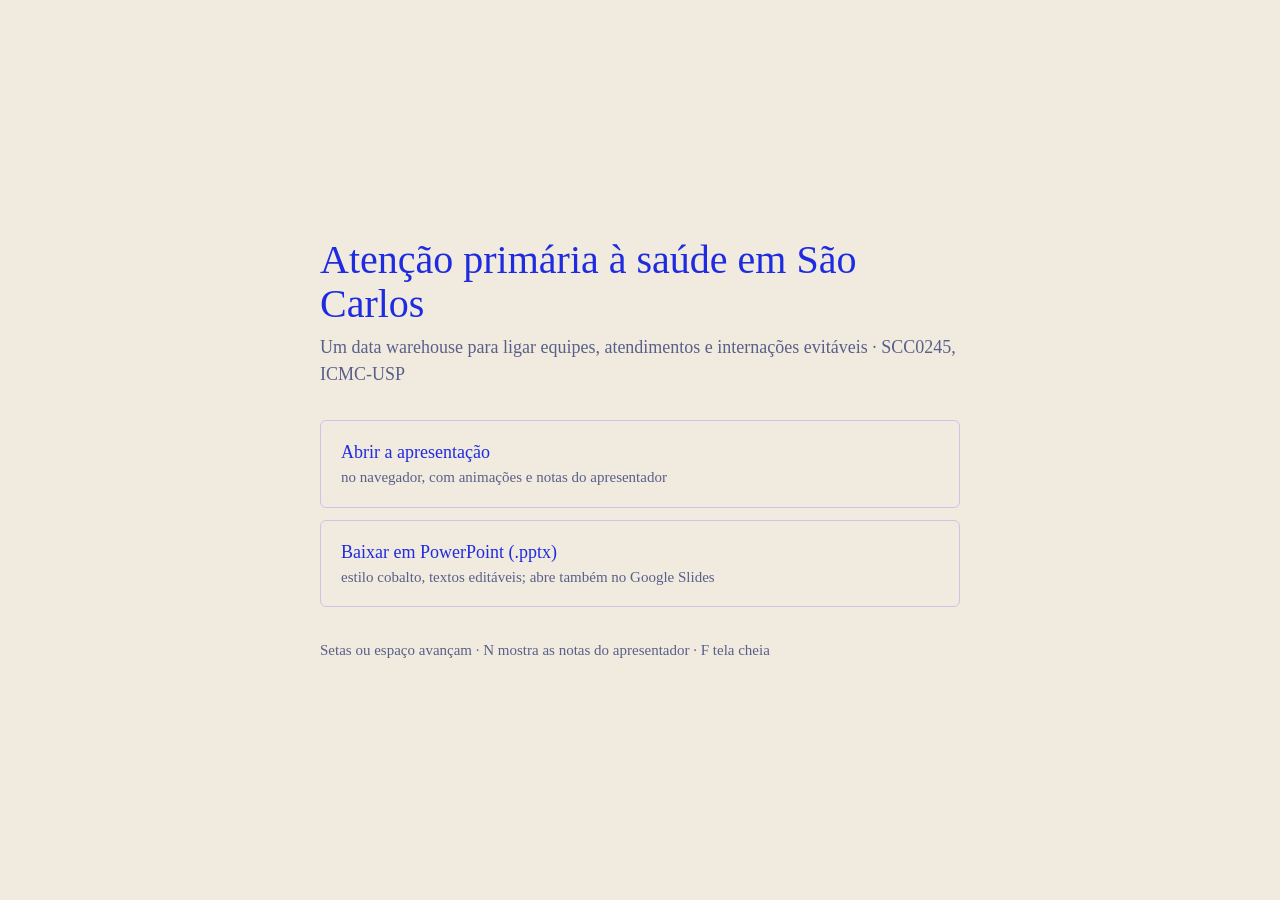
<file: apresentacao/site/index.html>
<!doctype html>
<html lang="pt-BR">
<head>
<meta charset="utf-8">
<meta name="viewport" content="width=device-width, initial-scale=1">
<title>Atenção Primária em São Carlos – SCC0245</title>
<style>
  :root { --bg: #F0EBDE; --ink: #1F2BE0; --mute: #5a5f8a; --line: #c9c4e8; }
  @media (prefers-color-scheme: dark) { :root { --bg: #0b1d1c; --ink: #5fe0b0; --mute: #9bb8b0; --line: #24423f; } }
  body { margin: 0; min-height: 100vh; background: var(--bg); color: var(--ink);
         font: 18px/1.5 Georgia, "Times New Roman", serif; display: grid; place-items: center; }
  main { max-width: 640px; padding: 48px 16px; }
  h1 { font-size: 40px; line-height: 1.1; margin: 0 0 8px; font-weight: 500; }
  p { color: var(--mute); margin: 0 0 32px; }
  a { display: block; padding: 18px 20px; margin-bottom: 12px; border: 1.5px solid var(--line);
      color: var(--ink); text-decoration: none; border-radius: 6px; }
  a:hover { border-color: var(--ink); }
  a small { display: block; color: var(--mute); font-size: 15px; }
  footer { margin-top: 32px; font-size: 15px; color: var(--mute); }
</style>
</head>
<body>
<main>
  <h1>Atenção primária à saúde em São Carlos</h1>
  <p>Um data warehouse para ligar equipes, atendimentos e internações evitáveis · SCC0245, ICMC-USP</p>
  <a href="apresentacao_cobalto.html">Abrir a apresentação<small>no navegador, com animações e notas do apresentador</small></a>
  <a href="apresentacao_cobalto.pptx" download>Baixar em PowerPoint (.pptx)<small>estilo cobalto, textos editáveis; abre também no Google Slides</small></a>
  <footer>Setas ou espaço avançam · N mostra as notas do apresentador · F tela cheia</footer>
</main>
</body>
</html>
</file>
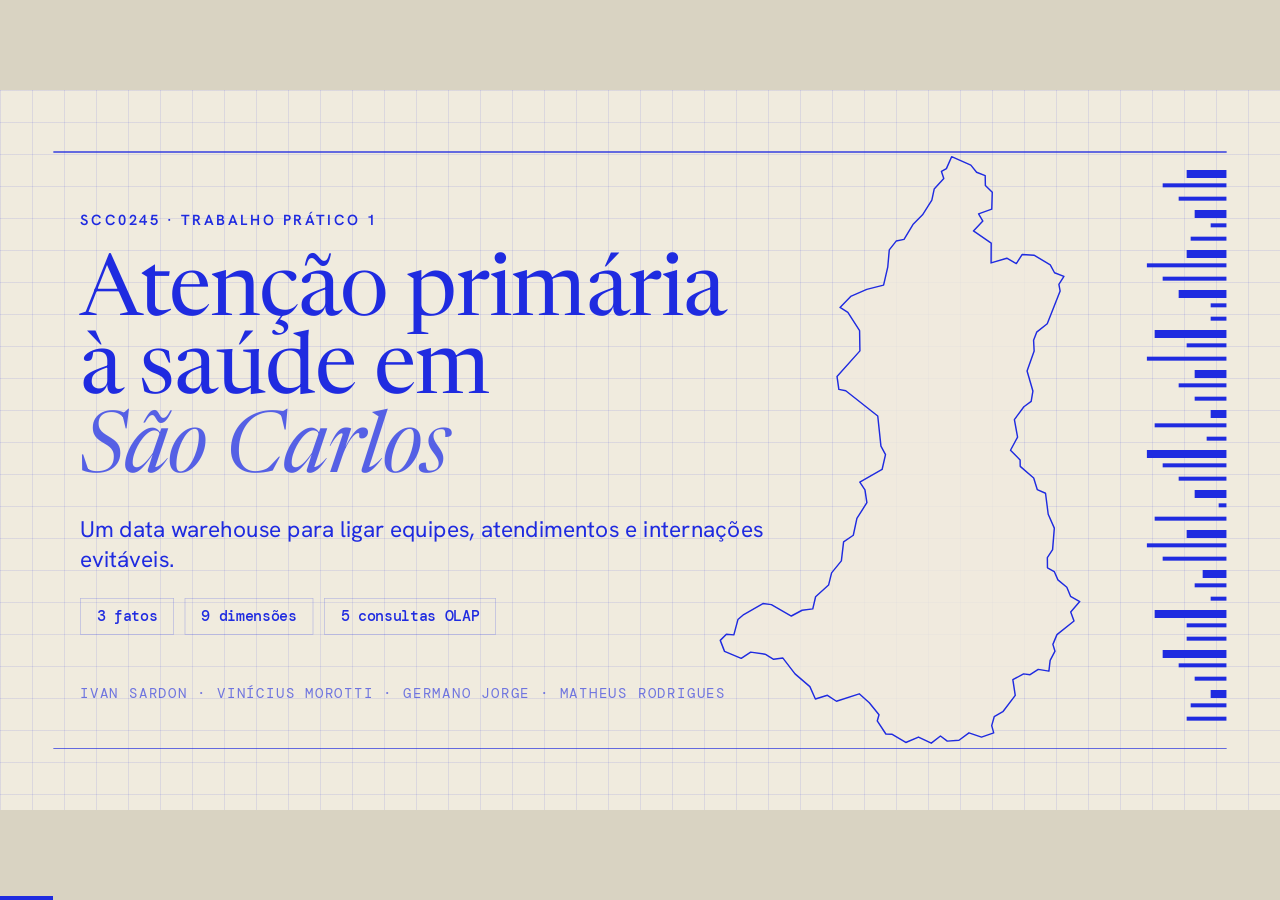
<file: apresentacao/apresentacao_cobalto.html>
<!DOCTYPE html>
<html lang="pt-BR">
<head>
<meta charset="UTF-8">
<meta name="viewport" content="width=device-width, initial-scale=1.0">
<title>Atenção Primária à Saúde em São Carlos – SCC0245</title>
<link rel="preconnect" href="https://fonts.googleapis.com">
<link rel="preconnect" href="https://fonts.gstatic.com" crossorigin>
<link href="https://fonts.googleapis.com/css2?family=Newsreader:ital,opsz,wght@0,6..72,400;0,6..72,500;1,6..72,400&family=Hanken+Grotesk:wght@400;500;600&family=DM+Mono:wght@400;500&display=swap" rel="stylesheet">
<style>
/* ======================= BASE 16:9 (viewport-base.css, obrigatório) ======================= */
/* ===========================================
   FIXED 16:9 STAGE: MANDATORY BASE STYLES
   Include this ENTIRE file in every presentation.
   Slides are authored at 1920×1080 and scaled as a whole.
   =========================================== */

/* 1. Lock the browser viewport */
html,
body {
    width: 100%;
    height: 100%;
    margin: 0;
    overflow: hidden;
    background: var(--stage-bg, #000);
}

/* 2. Full-window deck viewport */
.deck-viewport {
    position: fixed;
    inset: 0;
    overflow: hidden;
    background: var(--stage-bg, #000);
}

/* 3. Fixed 16:9 design canvas.
   JavaScript sets transform: translate(...) scale(...). */
.deck-stage {
    position: absolute;
    left: 0;
    top: 0;
    width: 1920px;
    height: 1080px;
    overflow: hidden;
    transform-origin: 0 0;
    background: var(--slide-bg, #fff);
}

/* 4. Slides stack inside the fixed stage.
   Content must be laid out at 1920×1080, not reflowed per device. */
.slide {
    position: absolute;
    inset: 0;
    width: 1920px;
    height: 1080px;
    overflow: hidden;
    display: block;
    visibility: hidden;
    opacity: 0;
    pointer-events: none;
    background: var(--slide-bg, #fff);
}

.slide.active,
.slide.visible {
    visibility: visible;
    opacity: 1;
    pointer-events: auto;
    z-index: 1;
}

/* 5. Keep media inside authored slide bounds */
img,
video,
canvas,
svg {
    max-width: 100%;
    max-height: 100%;
}

/* 6. Presentation chrome stays outside the slide design system */
.deck-controls {
    position: fixed;
    left: 50%;
    bottom: 22px;
    transform: translateX(-50%);
    z-index: 1000;
}

/* 7. Print one fixed-size slide per page */
@media print {
    html,
    body {
        width: 1920px;
        height: auto;
        overflow: visible;
        background: #fff;
    }

    .deck-viewport {
        position: static;
        overflow: visible;
        background: #fff;
    }

    .deck-stage {
        position: static;
        width: auto;
        height: auto;
        transform: none !important;
        background: none;
    }

    .slide {
        position: relative;
        display: block !important;
        visibility: visible !important;
        opacity: 1 !important;
        pointer-events: auto !important;
        width: 1920px;
        height: 1080px;
        break-after: page;
        page-break-after: always;
    }

    .slide:last-child {
        break-after: auto;
        page-break-after: auto;
    }

    .deck-controls {
        display: none !important;
    }
}

/* 8. Reduced motion */
@media (prefers-reduced-motion: reduce) {
    *,
    *::before,
    *::after {
        animation-duration: 0.01ms !important;
        transition-duration: 0.2s !important;
    }
}

/* ======================= COMPONENTES COMUNS ======================= */
/* ===========================================================
   COMPONENTES COMUNS AOS DOIS TEMAS
   Medidas em px no palco fixo de 1920×1080.
   Cores e fontes vêm das variáveis definidas no arquivo do tema.
   =========================================================== */
* { margin: 0; padding: 0; box-sizing: border-box; }

.slide { color: var(--ink); font-family: var(--fb); background: var(--bg); }
.slide > * { position: absolute; z-index: 1; }
.slide > .deco { inset: 0; z-index: 0; pointer-events: none; }
.ic { width: 64px; height: 64px; stroke-width: 1.6; flex: none; }

/* === CROMO (rótulo da parte, apresentador, página) === */
.cromo { inset: 0; pointer-events: none; z-index: 2; }
.cromo span { position: absolute; font: 400 19px var(--fm); letter-spacing: .1em; text-transform: uppercase; color: var(--mute); }
.cr-l { left: 120px; top: 48px; }
.cr-r { right: 120px; top: 48px; }
.cr-n { right: 120px; bottom: 46px; }
.s-capa .cromo, .s-fim .cromo { display: none; }

/* === TIPOGRAFIA === */
.h-xl, .h-l, .h-m { font-family: var(--fd); font-weight: var(--fdw); letter-spacing: var(--fdls); line-height: .92; }
.h-xl { font-size: 156px; }
.h-l  { font-size: 116px; line-height: .98; }
.h-m  { font-size: 76px; }
.h-xl em, .h-l em, .h-m em { font-style: var(--fdem); color: var(--acc); }
.slide > h2.h-m { left: 120px; top: 120px; width: 1680px; }
.kicker, .lbl, .q-n, .st-n, .dl-t, .hc-t {
  font: var(--lbl-w) 22px var(--lbl-f); letter-spacing: var(--lbl-ls); text-transform: uppercase; color: var(--acc);
}
.lede { font-size: 34px; line-height: 1.35; color: var(--ink-2); }

/* === ANIMAÇÃO DE ENTRADA (.rv + --d) === */
.rv { opacity: 0; transform: translateY(28px);
  transition: opacity .7s ease, transform .9s cubic-bezier(.16, 1, .3, 1);
  transition-delay: calc(var(--d, 0) * .13s); }
.slide.visible .rv { opacity: 1; transform: none; }

/* chips e etiquetas genéricas */
.chips { display: flex; gap: 16px; }
.chip { font: 500 22px var(--fm); padding: 12px 24px; border: 1.5px solid var(--faint); border-radius: var(--pill); }
.chip b { color: var(--acc); font-weight: 500; }
.tags { display: flex; flex-wrap: wrap; gap: 14px; }
.tags span { font: 400 22px var(--fm); padding: 10px 20px; border: 1.5px solid var(--faint); border-radius: var(--pill); }
.tags .ref { border-style: dashed; color: var(--mute); }
.byline { font: 400 21px var(--fm); letter-spacing: .08em; color: var(--mute); text-transform: uppercase; }

/* === MAPA === */
.mapa { width: 100%; height: 100%; display: block; overflow: visible; }
.mun { fill: var(--panel); stroke: var(--acc); stroke-width: 4; stroke-linejoin: round;
  stroke-dasharray: 6000; stroke-dashoffset: 6000; transition: stroke-dashoffset 2.4s cubic-bezier(.6, .1, .2, 1) .2s; }
.slide.visible .mun { stroke-dashoffset: 0; }

/* === 01 CAPA / 26 FIM === */
.capa-txt, .fim-txt { left: 120px; top: 210px; width: 1080px; display: flex; flex-direction: column; gap: 34px; }
.capa-txt .kicker { margin-bottom: 6px; }
.capa-txt .h-xl { font-size: 128px; }
.capa-txt { top: 180px; }
.capa-txt .byline, .fim-txt .byline { margin-top: 40px; }
.capa-mapa { right: 280px; top: 100px; height: 880px; width: 540px; }
.fim-txt { top: 300px; }
.fim-txt .lede { font-size: 52px; }

/* === 02 ROTEIRO === */
.roteiro { left: 120px; right: 120px; top: 290px; display: grid; grid-template-columns: repeat(4, 1fr); gap: 32px; }
.rt { position: relative; height: 470px; padding: 40px; border: 1.5px solid var(--faint); border-radius: var(--radius);
  background: var(--panel); display: flex; flex-direction: column; gap: 22px; }
.rt-n { font: var(--fdw) 110px/1 var(--fd); letter-spacing: var(--fdls); color: var(--acc); }
.rt h3 { font: var(--fdw2) 40px/1.1 var(--fd); letter-spacing: var(--fdls2); }
.rt .rt-p { margin-top: auto; font: 400 21px var(--fm); text-transform: uppercase; letter-spacing: .08em; color: var(--mute); }
.timebar { left: 120px; right: 120px; top: 830px; display: flex; gap: 32px; align-items: center; }
.timebar i { flex: 1; height: 10px; background: var(--acc); border-radius: 5px; transform-origin: left; transform: scaleX(0); transition: transform .8s cubic-bezier(.16,1,.3,1); }
.slide.visible .timebar i { transform: scaleX(1); }
.timebar i:nth-child(2) { transition-delay: .9s; } .timebar i:nth-child(3) { transition-delay: 1.05s; } .timebar i:nth-child(4) { transition-delay: 1.2s; }
.timebar i:nth-child(1) { transition-delay: .75s; }
.timebar span { position: absolute; right: 0; top: 30px; font: 400 22px var(--fm); color: var(--mute); }

/* === 03 FLUXO UBS → INTERNAÇÃO === */
.fluxo { left: 120px; right: 120px; top: 300px; display: grid; grid-template-columns: 420px 1fr 420px; align-items: center; gap: 30px; }
.fluxo.falha { top: 580px; }
.no { height: 220px; padding: 30px 34px; border: 1.5px solid var(--faint); border-radius: var(--radius); background: var(--panel);
  display: flex; flex-direction: column; justify-content: center; gap: 10px; }
.no b { font: var(--fdw2) 40px/1.05 var(--fd); letter-spacing: var(--fdls2); }
.no span { font-size: 26px; color: var(--mute); }
.no.fantasma { visibility: hidden; }
.no.destaque { background: var(--hit-bg); color: var(--hit-fg); border-color: var(--hit-bg); }
.no.destaque span { color: var(--hit-fg); opacity: .75; }
.seta { position: relative; height: 4px; background: var(--acc); }
.seta::after { content: ""; position: absolute; right: -4px; top: -11px; border: 13px solid transparent; border-left: 20px solid var(--acc); border-right: 0; }
.seta span { position: absolute; left: 0; right: 0; top: -54px; text-align: center; font: 400 24px var(--fm); color: var(--ink); }
.seta.ruim { background: repeating-linear-gradient(90deg, var(--hit-bg) 0 18px, transparent 18px 30px); }
.seta.ruim::after { border-left-color: var(--hit-bg); }
.seta.ruim::before { content: ""; position: absolute; left: -30px; top: -282px; width: 4px; height: 284px;
  background: repeating-linear-gradient(180deg, var(--hit-bg) 0 18px, transparent 18px 30px); }
.s-fluxo .tags { left: 120px; right: 120px; top: 880px; }

/* === 04 MAPA DE SÃO CARLOS === */
.stats { left: 1360px; top: 250px; width: 460px; display: flex; flex-direction: column; gap: 60px; }
.stat { display: flex; flex-direction: column; gap: 10px; }
.stat .num { font: var(--fdw) 112px/0.9 var(--fd); letter-spacing: var(--fdls); color: var(--acc); }
.stat .lbl { color: var(--ink); }
.stats .nota { font: 400 19px var(--fm); color: var(--mute); line-height: 1.4; }

/* === 05 PERGUNTA === */
.s-pergunta .kicker { left: 120px; top: 210px; }
.s-pergunta .h-l { left: 120px; top: 270px; width: 1500px; }
.trio { left: 120px; top: 720px; display: flex; gap: 120px; }
.tri { position: relative; display: grid; grid-template-columns: 64px auto; column-gap: 22px; align-items: center; }
.tri .ic { grid-row: span 2; }
.tri b { font: var(--fdw2) 40px/1 var(--fd); letter-spacing: var(--fdls2); }
.tri span { font-size: 24px; color: var(--mute); }
.tri + .tri::before { content: "→"; position: absolute; left: -84px; top: 22px; font: 400 40px var(--fm); color: var(--acc); }

/* === 06 FONTES === */
.fontes { left: 120px; right: 120px; top: 270px; height: 640px; display: grid;
  grid-template-columns: 480px 1fr 280px 110px 420px; align-items: center; }
.fcol { display: flex; flex-direction: column; gap: 26px; }
.fonte { display: grid; grid-template-columns: 64px 1fr; column-gap: 22px; align-items: center; padding: 22px 28px;
  border: 1.5px solid var(--faint); border-radius: var(--radius); background: var(--panel); }
.fonte .ic { grid-row: span 2; }
.fonte b { font: var(--fdw2) 36px/1.05 var(--fd); letter-spacing: var(--fdls2); }
.fonte span { font-size: 22px; color: var(--mute); }
.fcol.aux { grid-column: 5; }
.fcol.aux .fonte { border-style: dashed; }
.fpipe { position: relative; height: 4px; background: var(--acc); margin: 0 24px; display: flex; flex-direction: column; align-items: center; justify-content: center; }
.fpipe::after { content: ""; position: absolute; right: -4px; top: -11px; border: 13px solid transparent; border-left: 20px solid var(--acc); border-right: 0; }
.fpipe span { position: relative; top: -64px; font: 400 21px var(--fm); line-height: 1.5; background: var(--bg); padding: 0 10px; }
.fdw { width: 280px; height: 280px; border-radius: 50%; background: var(--hit-bg); color: var(--hit-fg);
  display: flex; flex-direction: column; align-items: center; justify-content: center; gap: 6px; }
.fdw .ic { width: 72px; height: 72px; }
.fdw b { font: var(--fdw) 56px/1 var(--fd); letter-spacing: var(--fdls); }
.fdw span { font: 400 21px var(--fm); }
.fcol.aux { position: relative; }
.fcol.aux::before { content: ""; position: absolute; left: -110px; width: 110px; height: 4px; top: 50%;
  background: repeating-linear-gradient(90deg, var(--acc) 0 14px, transparent 14px 24px); }

/* === DIVISORES DE PARTE === */
.div-n { left: 110px; top: 130px; font: var(--fdw) 380px/1 var(--fd); letter-spacing: var(--fdls); color: var(--acc); }
.s-divisor .h-l { left: 120px; top: 560px; width: 1400px; }
.div-p { left: 120px; top: 870px; font: 400 26px var(--fm); text-transform: uppercase; letter-spacing: .1em; color: var(--mute); }
.ops { left: 120px; top: 720px; display: flex; gap: 14px; }
.ops span { font: 400 26px var(--fm); padding: 12px 24px; border: 1.5px solid var(--faint); border-radius: var(--pill); }

/* === 08 DATA MARTS (notação de aula) === */
.marts { left: 120px; right: 120px; top: 270px; display: grid; grid-template-columns: repeat(3, 1fr); gap: 44px; }
.mart { display: flex; flex-direction: column; gap: 22px; }
.mart .dem { font-size: 26px; text-align: center; min-height: 72px; }
.mart .box { border: 2px solid var(--acc); border-radius: 40px; background: var(--panel); padding: 40px 40px 46px;
  display: flex; flex-direction: column; gap: 26px; min-height: 400px; }
.mart .box b { text-align: center; font: var(--fdw2) 40px/1 var(--fd); letter-spacing: var(--fdls2); }
.mart .box p { font-size: 30px; line-height: 1.4; }
.mart .box em { font-style: normal; color: var(--acc); font-weight: 600; }

/* === ESQUEMAS ESTRELA === */
.st-head { left: 120px; top: 110px; display: flex; flex-direction: column; gap: 14px; }
.st-svg { left: 120px; top: 215px; width: 1680px; height: 750px; }
.estrela { width: 100%; height: 100%; }
.st-line { stroke: var(--line); stroke-width: 2.5; stroke-dasharray: 900; stroke-dashoffset: 900;
  transition: stroke-dashoffset 1s ease; transition-delay: calc(.4s + var(--i) * .08s); }
.slide.visible .st-line { stroke-dashoffset: 0; }
.st-dim rect { fill: var(--bg); stroke: var(--line); stroke-width: 2; }
.st-fact rect { fill: var(--hit-bg); stroke: var(--hit-bg); }
.st-dname { font: 500 28px var(--fm); fill: var(--acc); text-anchor: middle; }
.st-attr { font: 400 25px var(--fb); fill: var(--ink); text-anchor: middle; opacity: .85; }
.st-fname { font: 500 31px var(--fm); fill: var(--hit-fg); text-anchor: middle; }
.st-meas { font: 400 26px var(--fm); fill: var(--hit-fg); }
.st-tag { opacity: .6; font-size: 20px; }
.st-fk { font-size: 22px; }
.st-pk { font-family: var(--fm); font-size: 22px; fill: var(--acc); opacity: 1; }
.callouts { left: 120px; right: 120px; bottom: 112px; display: flex; flex-wrap: wrap; gap: 14px; }
.co { font: 400 23px var(--fm); padding: 10px 20px; border: 1.5px solid var(--acc); border-radius: var(--pill); color: var(--ink); background: var(--bg); }

/* === 04 REDE DE ATENÇÃO PRIMÁRIA === */
.rede-wrap { left: 120px; top: 290px; width: 1160px; }
.rede { width: 100%; height: auto; overflow: visible; }
.rd { stroke-width: 4; opacity: 0; transition: opacity .3s; transition-delay: calc(.6s + var(--i, 0) * 30ms); }
.slide.visible .rd { opacity: 1; }
.rd.usf { fill: var(--acc); stroke: var(--acc); }
.rd.ubs { fill: var(--panel); stroke: var(--acc); }
.rd.sem { fill: none; stroke: var(--mute); stroke-dasharray: 10 8; }
.rd.leg { transition-delay: .4s; }

/* === 14 CONSTELAÇÃO === */
.passos { left: 120px; bottom: 112px; display: flex; gap: 14px; }
.passos span { font: 400 21px var(--fm); padding: 10px 18px; border: 1.5px solid var(--faint); border-radius: var(--pill); }
.passos b { color: var(--acc); font-weight: 500; margin-right: 6px; }
.const-svg { left: 200px; top: 225px; width: 1520px; height: 707px; }
.constelacao { width: 100%; height: 100%; }
.cs-line { stroke: var(--line); stroke-width: 2.5; stroke-dasharray: 1400; stroke-dashoffset: 1400;
  transition: stroke-dashoffset 1.1s ease; transition-delay: calc(.5s + var(--i) * .06s); }
.slide.visible .cs-line { stroke-dashoffset: 0; }
.cs-dim rect { fill: var(--bg); stroke: var(--line); stroke-width: 2; }
.cs-dim.shared rect { stroke: var(--acc); stroke-width: 5; fill: var(--panel-strong); }
.cs-dim rect.fundo { fill: var(--bg); stroke: none; }
.cs-dim text { font: 500 24px var(--fm); fill: var(--ink); text-anchor: middle; }
.cs-dim.shared text { fill: var(--acc); }
.cs-fact rect { fill: var(--hit-bg); }
.cs-fact text { font: 500 27px var(--fm); fill: var(--hit-fg); text-anchor: middle; }

/* === 15 MATRIZ === */
.matriz { left: 300px; top: 250px; display: grid; grid-template-columns: 420px repeat(3, 330px); grid-auto-rows: 62px; align-items: center; }
.mh { font: 400 23px var(--fm); text-align: center; color: var(--mute); }
.ml { font-size: 30px; padding-left: 24px; height: 100%; display: flex; align-items: center; }
.ml.sh { background: var(--panel-strong); border-left: 6px solid var(--acc); }
.matriz i { justify-self: center; width: 36px; height: 36px; border-radius: 50%; border: 2px solid var(--faint); }
.matriz i.on { background: var(--acc); border-color: var(--acc); transform: scale(0); transition: transform .4s cubic-bezier(.3,1.6,.5,1); transition-delay: calc(.6s + var(--i) * .07s); }
.slide.visible .matriz i.on { transform: scale(1); }
.legenda { left: 300px; top: 905px; display: flex; align-items: center; gap: 16px; font: 400 22px var(--fm); color: var(--mute); }
.lg-sh { width: 42px; height: 28px; background: var(--panel-strong); border-left: 6px solid var(--acc); }

/* === 16 INTEGRAÇÃO === */
.integ { left: 120px; right: 120px; top: 260px; display: flex; flex-direction: column; gap: 22px; }
.ig, .ig-h { display: grid; grid-template-columns: 250px 400px 400px 90px 1fr; align-items: center; gap: 22px; }
.ig-h span { font: 400 20px var(--fm); text-transform: uppercase; letter-spacing: .12em; color: var(--mute); }
.ig { height: 104px; border-bottom: 1.5px solid var(--faint); }
.ig .k { font: var(--fdw2) 40px var(--fd); letter-spacing: var(--fdls2); }
.ig .a { font: 400 28px var(--fm); padding: 14px 22px; border: 1.5px solid var(--faint); border-radius: var(--pill); width: fit-content; }
.ig .a i { font-style: normal; font-size: 18px; color: var(--mute); margin-right: 10px; letter-spacing: .08em; }
.ig .to { font: 400 44px var(--fm); color: var(--acc); text-align: center; }
.ig .dw { font: 500 30px var(--fm); padding: 14px 26px; background: var(--hit-bg); color: var(--hit-fg); border-radius: var(--pill); width: fit-content; }

/* === 17 HIERARQUIAS === */
.hiers { left: 120px; right: 120px; top: 270px; display: grid; grid-template-columns: 1fr 1fr 1.25fr; gap: 50px; }
.hcol { display: flex; flex-direction: column; align-items: flex-start; gap: 12px; padding: 38px; min-height: 600px;
  border: 1.5px solid var(--faint); border-radius: var(--radius); background: var(--panel); }
.hcol b { font: 500 32px var(--fm); padding: 10px 22px; border: 1.5px solid var(--acc); border-radius: var(--pill); }
.hcol b.lo { background: var(--hit-bg); color: var(--hit-fg); border-color: var(--hit-bg); }
.hcol i { font: 400 38px var(--fm); font-style: normal; color: var(--acc); padding-left: 24px; }
.hc-t { margin-bottom: 14px; }
.hc-alt { margin-top: auto; font: 400 20px/1.45 var(--fm); color: var(--mute); }
.code-n { display: flex; gap: 6px; margin-top: 60px; font: 500 76px/1 var(--fm); }
.code-l { display: flex; gap: 6px; font: 400 18px var(--fm); text-transform: uppercase; letter-spacing: .06em; }
.code-n span, .code-l span { display: block; text-align: center; }
.code-n .c1, .code-l .c1 { width: 104px; } .code-n .c2, .code-l .c2 { width: 104px; } .code-n .c3, .code-l .c3 { width: 104px; } .code-n .c4, .code-l .c4 { width: 200px; }
.code-n span { padding: 14px 0; border-bottom: 6px solid var(--acc); }
.code-n .c1 { background: var(--hit-bg); color: var(--hit-fg); border-color: var(--hit-bg); }
.code-n .c2 { background: var(--panel-strong); }
.code-l span { color: var(--mute); padding-top: 12px; }
.hcol.code .hc-alt { margin-top: 70px; }
.hcol.code::after { content: "cod_procedimento ≤ forma ≤ subgrupo ≤ grupo"; margin-top: auto; font: 400 20px var(--fm); color: var(--mute); }

/* === 18 DECISÕES === */
.tiles { left: 120px; right: 120px; top: 270px; display: grid; grid-template-columns: repeat(3, 1fr); grid-auto-rows: 290px; gap: 32px; }
.tile { border: 1.5px solid var(--faint); border-radius: var(--radius); background: var(--panel); padding: 38px; display: flex; flex-direction: column; gap: 12px; }
.tile code { font: 500 34px var(--fm); color: var(--acc); }
.tile b { margin-top: auto; font: var(--fdw2) 42px/1.05 var(--fd); letter-spacing: var(--fdls2); }
.tile span { font-size: 25px; color: var(--mute); }

/* === CABEÇALHO DAS CONSULTAS === */
.q-head { left: 120px; top: 108px; display: flex; align-items: center; gap: 18px; }
.q-op { font: 500 22px var(--fm); padding: 8px 20px; border-radius: var(--pill); background: var(--hit-bg); color: var(--hit-fg); text-transform: uppercase; letter-spacing: .08em; }
.slide > h2.h-m.q-t { top: 160px; font-size: 66px; }
.q-foot { left: 120px; right: 120px; bottom: 96px; display: flex; flex-wrap: wrap; gap: 14px; }
.q-foot span { font: 400 21px var(--fm); padding: 9px 18px; border: 1.5px solid var(--faint); border-radius: var(--pill); }

/* === 20 ROLL-UP === */
.rollup { left: 148px; top: 340px; width: 1624px; display: flex; flex-direction: column; gap: 84px; }
.ru-row { display: flex; gap: 8px; position: relative; }
.ru-row span { height: 120px; display: flex; align-items: center; justify-content: center; font: 500 26px var(--fm);
  border: 1.5px solid var(--acc); border-radius: var(--radius-sm); background: var(--panel);
  opacity: 0; transform: translateY(-20px); transition: all .5s cubic-bezier(.16,1,.3,1);
  transition-delay: calc(.4s + var(--b) * 1s + var(--i) * .03s); }
.ru-row.meses span { width: 60px; }
.ru-row.tris span { width: 196px; }
.ru-row.anos span { width: 808px; background: var(--hit-bg); color: var(--hit-fg); border-color: var(--hit-bg); font: var(--fdw) 54px var(--fd); }
.slide.visible .ru-row span { opacity: 1; transform: none; }
.ru-row::before { position: absolute; left: -2px; top: -36px; font: 400 19px var(--fm); text-transform: uppercase; letter-spacing: .12em; color: var(--mute); }
.ru-row.meses::before { content: "ano_mes"; } .ru-row.tris::before { content: "trimestre"; } .ru-row.anos::before { content: "ano"; }

/* === 21 DRILL-DOWN === */
.drill { left: 120px; right: 120px; top: 280px; display: grid; grid-template-columns: 560px 120px 300px 120px 1fr; align-items: start; }
.dl-col { display: flex; flex-direction: column; gap: 12px; }
.dl-col span:not(.dl-t) { font: 400 25px var(--fm); padding: 10px 18px; border: 1.5px solid var(--faint); border-radius: var(--radius-sm); }
.dl-col span.hit { background: var(--hit-bg); color: var(--hit-fg); border-color: var(--hit-bg); }
.dl-t { margin-bottom: 8px; }
.dl-arrow { height: 4px; background: var(--acc); margin: 186px 22px 0; position: relative; }
.dl-arrow::after { content: ""; position: absolute; right: -4px; top: -11px; border: 13px solid transparent; border-left: 20px solid var(--acc); border-right: 0; }
.drill .dl-arrow:nth-of-type(4) { margin-top: 74px; }

/* === 22 CUBO === */
.cubo-wrap { left: 150px; top: 240px; width: 940px; height: 760px; }
.cubo { width: 100%; height: 100%; overflow: visible; }
.cubo polygon { fill: var(--ink); stroke: var(--bg); stroke-width: 2; }
.cubo .f-top { fill-opacity: .14; } .cubo .f-r { fill-opacity: .30; } .cubo .f-l { fill-opacity: .22; }
.cubo .ax { font: 400 22px var(--fm); fill: var(--mute); }
@keyframes cfade1 { to { opacity: .12; } }
@keyframes cfade2 { to { opacity: .45; } }
@keyframes chl { to { fill: var(--hit-bg); fill-opacity: 1; } }
.slide.visible .cubo .cell:not(.slice) { animation: cfade1 .6s 1.3s forwards; }
.slide.visible .cubo .slice:not(.dice) { animation: cfade2 .6s 2.5s forwards; }
.slide.visible .cubo .dice polygon { animation: chl .6s 2.5s forwards; }
.cubo .dice .f-r { filter: brightness(.85); } .cubo .dice .f-l { filter: brightness(.7); }
.cubo-leg { left: 1180px; top: 340px; width: 620px; display: flex; flex-direction: column; gap: 52px; }
.cl { display: grid; grid-template-columns: 70px 1fr; column-gap: 26px; align-items: center; }
.cl .sw { grid-row: span 2; width: 70px; height: 70px; border-radius: var(--radius-sm); }
.cl b { font: var(--fdw2) 44px/1 var(--fd); letter-spacing: var(--fdls2); }
.cl span { font: 400 24px var(--fm); color: var(--mute); }
.sw.sl { background: var(--ink); opacity: .45; }
.sw.dc { background: var(--hit-bg); }
.sw.out { border: 3px dashed var(--acc); }

/* === 23 PIVOT === */
.pivot { left: 120px; right: 120px; top: 280px; display: grid; grid-template-columns: auto 120px auto; align-items: center; justify-content: center; }
.pv { display: grid; gap: 8px; align-items: center; }
.pv-a { grid-template-columns: 220px repeat(4, 116px); }
.pv-b { grid-template-columns: 190px repeat(5, 104px); }
.pv .ch { font: 400 18px var(--fm); text-align: center; color: var(--acc); text-transform: uppercase; letter-spacing: .04em; }
.pv .rh { font-size: 28px; }
.pv i { height: 80px; border-radius: var(--radius-sm); background: var(--panel-strong); border: 1.5px solid var(--faint); position: relative; }
.pv i::after { content: "Σ"; position: absolute; inset: 0; display: flex; align-items: center; justify-content: center; font: 400 20px var(--fm); color: var(--mute); }
.pv-rot { font: 400 110px var(--fm); color: var(--acc); text-align: center; }
.slide.visible .pv-rot { animation: spin 1.2s 1.1s cubic-bezier(.6,0,.2,1) both; }
@keyframes spin { from { transform: rotate(-180deg); opacity: 0; } to { transform: none; opacity: 1; } }
.pv-b { opacity: 0; transform: rotate(-90deg) scale(.6); transition: all 1.1s cubic-bezier(.16,1,.3,1) 1.6s; }
.slide.visible .pv-b { opacity: 1; transform: none; }

/* === 24 DRILL-ACROSS === */
.across { left: 120px; right: 120px; top: 270px; height: 560px; }
.lanes { position: absolute; left: 0; top: 20px; width: 470px; display: flex; flex-direction: column; gap: 30px; }
.lane { height: 140px; display: grid; grid-template-columns: 64px 1fr; column-gap: 22px; align-items: center; padding: 0 30px;
  border: 1.5px solid var(--faint); border-radius: var(--radius); background: var(--panel); }
.lane .ic { grid-row: span 2; }
.lane b { font: 500 28px var(--fm); align-self: end; }
.lane span { font-size: 23px; color: var(--mute); align-self: start; }
.ac-lines { position: absolute; left: 470px; top: 0; width: 200px; height: 520px; }
.ac-lines path { fill: none; stroke: var(--acc); stroke-width: 3; }
.join { position: absolute; left: 670px; top: 180px; width: 170px; height: 170px; border-radius: 50%; background: var(--hit-bg); color: var(--hit-fg);
  display: flex; flex-direction: column; align-items: center; justify-content: center; }
.join span { font: 400 64px/1 var(--fm); }
.join b { font: 500 22px var(--fm); }
.ac-out { position: absolute; left: 890px; right: 0; top: 60px; display: flex; flex-direction: column; }
.ao-h, .ao-r { display: grid; grid-template-columns: 150px repeat(4, 1fr); gap: 10px; align-items: center; }
.ao-h { padding-bottom: 14px; border-bottom: 2px solid var(--acc); }
.ao-h span { font: 400 18px var(--fm); text-transform: uppercase; letter-spacing: .04em; color: var(--acc); }
.ao-r { height: 78px; border-bottom: 1.5px solid var(--faint); }
.ao-r span { font: 400 24px var(--fm); }
.ao-r i { height: 18px; border-radius: 9px; background: var(--panel-strong); }
.formulas { left: 120px; top: 880px; display: flex; gap: 20px; }
.formulas span { font: 500 26px var(--fm); padding: 14px 26px; border: 2px solid var(--acc); border-radius: var(--pill); }

/* === 25 LIMITES === */
.lims { left: 120px; right: 120px; top: 270px; display: grid; grid-template-columns: repeat(2, 1fr); gap: 32px; }
.lim { height: 250px; border: 1.5px solid var(--faint); border-radius: var(--radius); background: var(--panel); padding: 40px; display: flex; flex-direction: column; justify-content: flex-end; gap: 12px; }
.lim b { font: var(--fdw2) 50px/1 var(--fd); letter-spacing: var(--fdls2); }
.lim span { font-size: 27px; color: var(--mute); }
.prox { left: 120px; top: 860px; font: 500 28px var(--fm); color: var(--acc); }

/* === CONTROLES FORA DO PALCO: progresso, notas, edição === */
.progress { position: fixed; left: 0; bottom: 0; height: 4px; width: 0; background: var(--acc); z-index: 1000; transition: width .3s; }
.notes { position: fixed; left: 50%; bottom: 18px; transform: translateX(-50%); width: min(1100px, 92vw); max-height: 34vh; overflow: auto;
  padding: 18px 24px; border-radius: 12px; background: rgba(10, 12, 20, .92); color: #f2f2f2;
  font: 400 17px/1.5 var(--fb); z-index: 1001; display: none; box-shadow: 0 10px 40px rgba(0,0,0,.4); }
.notes.on { display: block; }
.edit-hotzone { position: fixed; top: 0; left: 0; width: 80px; height: 80px; z-index: 10000; cursor: pointer; }
.edit-toggle { position: fixed; top: 16px; left: 16px; width: 44px; height: 44px; border-radius: 50%; border: 0; z-index: 10001;
  background: var(--acc); color: var(--bg); font-size: 22px; cursor: pointer; opacity: 0; pointer-events: none; transition: opacity .3s; }
.edit-toggle.show, .edit-toggle.active { opacity: 1; pointer-events: auto; }
body.editing [contenteditable] { outline: 2px dashed var(--acc); outline-offset: 4px; }

/* === GRÁFICOS DAS CONSULTAS (dados reais; SVG gerado por graficos.py) === */
.graf { width: 100%; height: 100%; overflow: visible; }
.graf-wrap { left: 120px; right: 120px; top: 260px; bottom: 90px; }
.graf-wrap.q3w { left: 760px; top: 270px; }
.cubo-wrap.mini { left: 90px; top: 300px; width: 620px; height: 500px; }
.q-dados { left: 120px; bottom: 44px; font: 400 18px var(--fm); color: var(--mute); letter-spacing: .02em; }
.graf text { font-family: var(--fm); }
.ch-lv { font-size: 20px; fill: var(--acc); text-transform: uppercase; letter-spacing: .12em; }
.ch-x { font-size: 20px; fill: var(--mute); }
.ch-v { font-size: 22px; fill: var(--ink); }
.ch-v.strong { font-size: 26px; font-weight: 500; }
.ch-cat { font-size: 23px; fill: var(--ink); font-family: var(--fb) !important; }
.ch-cat.on { font-weight: 600; }
.ch-pt { font-size: 32px; fill: var(--ink); font-family: var(--fd) !important; font-weight: var(--fdw2); }
.ch-bar { fill: var(--acc); }
.ch-bar.dim { opacity: .45; }
.ch-bar.hl { fill: var(--hit-bg); opacity: 1; }
.ch-base, .ch-grid { stroke: var(--faint); stroke-width: 1.5; }
.ch-line { fill: none; stroke: var(--acc); stroke-width: 3; stroke-linejoin: round; }
.ch-dot { fill: var(--acc); stroke: var(--bg); stroke-width: 2; }
.ch-dot:hover, .ch-bar:hover, .ch-cell:hover { filter: brightness(1.15); }
.ch-line.alt, .ch-dot.alt { opacity: .45; }
.ch-cell { fill: var(--acc); }
.ch-cv { font-size: 22px; fill: var(--ink); }
.ch-cv.inv { fill: var(--hit-fg); }
.ch-rot { font-size: 96px; fill: var(--acc); }
.ch-arrow { fill: none; stroke: var(--acc); stroke-width: 3; }
.ch-join { font-size: 22px; fill: var(--acc); letter-spacing: .1em; }
/* barras crescem a partir da base quando o slide entra */
.graf .ch-bar { transform-box: fill-box; transform-origin: left bottom; }
.q1g .ch-bar { transform-origin: center bottom; transform: scaleY(0); transition: transform .8s cubic-bezier(.16,1,.3,1) .3s; }
.q2g .ch-bar, .q3g .ch-bar { transform: scaleX(0); transition: transform .8s cubic-bezier(.16,1,.3,1) .3s; }
.slide.visible .graf .ch-bar { transform: none; }
.ch-line { stroke-dasharray: 3000; stroke-dashoffset: 3000; transition: stroke-dashoffset 1.6s ease .3s; }
.slide.visible .ch-line { stroke-dashoffset: 0; }
.graf .ch-line.zero, .slide.visible .graf .ch-line.zero { stroke-dasharray: 8 10; stroke-dashoffset: 0; opacity: .6; }

/* ======================= TEMA: cobalto (cores e fontes; edite as variáveis em :root) ======================= */
/* ===========================================================
   TEMA "BOLETIM COBALTO"
   Duas cores (papel creme + cobalto), papel quadriculado permanente,
   filetes no topo e no pé, serifa Newsreader 400, rótulos Hanken em caixa alta,
   cromo em DM Mono. Destaques usam inversão (fundo cobalto, texto creme).
   =========================================================== */
:root {
  --stage-bg: #d9d3c2;
  --slide-bg: #F0EBDE;
  --bg: #F0EBDE;
  --ink: #1F2BE0;
  --ink-2: #1F2BE0;
  --mute: rgba(31, 43, 224, .62);
  --acc: #1F2BE0;          /* números, linhas, ênfases */
  --hit-bg: #1F2BE0;       /* destaque = inversão */
  --hit-fg: #F0EBDE;
  --faint: rgba(31, 43, 224, .28);
  --line: rgba(31, 43, 224, .55);
  --panel: rgba(240, 235, 222, .78);
  --panel-strong: rgba(31, 43, 224, .09);
  --fd: 'Newsreader', Georgia, serif;
  --fdw: 400;  --fdls: -.012em;  --fdem: italic;
  --fdw2: 400; --fdls2: -.005em;
  --fb: 'Hanken Grotesk', sans-serif;
  --fm: 'DM Mono', ui-monospace, monospace;
  --lbl-f: 'Hanken Grotesk', sans-serif; --lbl-w: 600; --lbl-ls: .18em;
  --radius: 0px; --radius-sm: 0px; --pill: 0px;
}

/* papel quadriculado + filetes de topo e pé em todos os slides */
.deco { background-image:
    linear-gradient(to right, rgba(31, 43, 224, .10) 1px, transparent 1px),
    linear-gradient(to bottom, rgba(31, 43, 224, .10) 1px, transparent 1px);
  background-size: 48px 48px; }
.deco::before, .deco::after { content: ""; position: absolute; left: 80px; right: 80px; height: 1.5px; background: var(--ink); }
.deco::before { top: 92px; }
.deco::after { bottom: 92px; }
.cr-l { left: 80px; top: 42px; }
.cr-r { right: 80px; top: 42px; }
.cr-n { right: 80px; bottom: 40px; }
.cromo span { color: var(--ink); letter-spacing: .08em; }

/* ênfase em itálico na cor mais suave */
.h-xl em, .h-l em, .h-m em { color: #5560E5; }

/* coluna "glitch" nas capas e divisores */
.glitch { right: 80px; top: 120px; width: 120px; height: 840px; }
.glitch rect { fill: var(--ink); }
.glitch { opacity: 0; transition: opacity 1s .5s; }
.slide.visible .glitch { opacity: 1; }
.s-capa .capa-mapa, .s-fim .capa-mapa { right: 300px; }
.s-pergunta .glitch, .s-divisor .glitch { height: 760px; top: 160px; }

/* sem cantos arredondados; caixas de data mart seguem a notação de aula (arredondadas) */
.mart .box { border-radius: 40px; border-width: 1.5px; }
.chip b { font-weight: 500; }
.q-op { letter-spacing: .1em; }
.matriz i { border-radius: 0; }
.matriz i.on { border-radius: 0; }
.fdw, .join { border-radius: 50%; }

</style>
</head>
<body data-tema="cobalto">
<div class="deck-viewport">
<main class="deck-stage" id="deckStage">
<!-- =====================================================================
     CONTEÚDO DOS SLIDES (compartilhado pelos dois estilos)
     data-part  = parte da apresentação (1 a 4) → define o rótulo do topo
     data-notes = roteiro do apresentador (tecla N mostra na tela)
     .rv + style="--d:N" = elemento que entra animado, N = ordem
     Nomes dos integrantes (só na capa): edite PARTES no início de deck.js
     ===================================================================== -->

<!-- ============================ PARTE 1 · PROBLEMA E FONTES ============================ -->

<!-- 01 · CAPA -->
<section class="slide s-capa" data-part="1" data-notes="Apresentar o grupo e o tema em uma frase: um data warehouse que junta oferta de equipes, atendimentos e internações evitáveis em São Carlos. O contorno do mapa é o município oficial (IBGE).">
  <svg class="glitch" viewBox="0 0 120 840"><rect x="60" y="0" width="60" height="12"/><rect x="24" y="20" width="96" height="6"/><rect x="48" y="40" width="72" height="6"/><rect x="72" y="60" width="48" height="12"/><rect x="96" y="80" width="24" height="6"/><rect x="66" y="100" width="54" height="6"/><rect x="60" y="120" width="60" height="12"/><rect x="0" y="140" width="120" height="6"/><rect x="24" y="160" width="96" height="6"/><rect x="48" y="180" width="72" height="12"/><rect x="96" y="200" width="24" height="6"/><rect x="96" y="220" width="24" height="6"/><rect x="12" y="240" width="108" height="12"/><rect x="60" y="260" width="60" height="6"/><rect x="0" y="280" width="120" height="6"/><rect x="72" y="300" width="48" height="12"/><rect x="48" y="320" width="72" height="6"/><rect x="72" y="340" width="48" height="6"/><rect x="96" y="360" width="24" height="12"/><rect x="12" y="380" width="108" height="6"/><rect x="90" y="400" width="30" height="6"/><rect x="0" y="420" width="120" height="12"/><rect x="24" y="440" width="96" height="6"/><rect x="48" y="460" width="72" height="6"/><rect x="72" y="480" width="48" height="12"/><rect x="108" y="500" width="12" height="6"/><rect x="12" y="520" width="108" height="6"/><rect x="60" y="540" width="60" height="12"/><rect x="0" y="560" width="120" height="6"/><rect x="24" y="580" width="96" height="6"/><rect x="84" y="600" width="36" height="12"/><rect x="72" y="620" width="48" height="6"/><rect x="96" y="640" width="24" height="6"/><rect x="12" y="660" width="108" height="12"/><rect x="60" y="680" width="60" height="6"/><rect x="60" y="700" width="60" height="6"/><rect x="24" y="720" width="96" height="12"/><rect x="48" y="740" width="72" height="6"/><rect x="72" y="760" width="48" height="6"/><rect x="96" y="780" width="24" height="12"/><rect x="66" y="800" width="54" height="6"/><rect x="60" y="820" width="60" height="6"/></svg>
  <div class="capa-txt">
    <div class="kicker rv" style="--d:1">SCC0245 · Trabalho Prático 1</div>
    <h1 class="h-xl rv" style="--d:2">Atenção primária<br>à saúde em<br><em>São Carlos</em></h1>
    <p class="lede rv" style="--d:3">Um data warehouse para ligar equipes, atendimentos e internações evitáveis.</p>
    <div class="chips rv" style="--d:4"><span class="chip"><b>3</b> fatos</span><span class="chip"><b>9</b> dimensões</span><span class="chip"><b>5</b> consultas OLAP</span></div>
    <div class="byline rv" style="--d:5" id="capaNomes"></div>
  </div>
  <div class="capa-mapa rv" style="--d:3"><svg class="mapa" viewBox="0 0 1000 1632"><path class="mun" d="M124.9,1384.0 L148.4,1398.3 L174.3,1394.8 L208.0,1438.7 L249.3,1474.2 L264.6,1508.6 L298.1,1498.4 L323.2,1515.0 L386.6,1494.3 L414.6,1519.0 L441.6,1552.5 L436.7,1569.7 L460.7,1606.0 L477.2,1606.6 L516.1,1629.6 L551.4,1614.5 L587.0,1631.6 L612.6,1611.5 L631.5,1625.8 L664.1,1623.5 L691.9,1602.8 L726.7,1614.7 L760.7,1602.8 L755.1,1582.7 L762.1,1558.0 L786.1,1544.0 L820.6,1498.7 L813.9,1455.0 L843.8,1438.7 L861.9,1441.1 L884.5,1426.2 L914.2,1431.2 L917.7,1401.2 L931.2,1375.6 L925.3,1356.7 L936.6,1329.6 L984.1,1291.8 L974.9,1266.5 L1000.0,1237.7 L974.4,1223.1 L964.1,1197.8 L939.3,1177.2 L929.1,1154.2 L910.2,1143.7 L909.9,1115.2 L924.5,1093.1 L929.3,1033.4 L912.3,994.7 L904.8,936.3 L881.8,926.1 L871.9,893.8 L834.4,861.5 L834.1,843.7 L807.4,816.7 L827.1,780.0 L818.2,731.4 L844.6,695.7 L864.9,680.8 L869.7,652.0 L853.5,596.4 L873.2,540.9 L871.6,510.6 L880.2,488.2 L909.6,464.9 L945.5,373.9 L942.0,355.2 L956.0,332.8 L929.9,322.9 L918.0,301.1 L872.7,274.1 L840.0,272.0 L823.6,297.3 L797.1,282.5 L753.4,295.6 L753.7,240.3 L704.3,206.6 L730.5,179.2 L718.6,159.1 L755.3,146.1 L756.7,99.2 L737.5,80.0 L737.0,52.7 L713.0,43.4 L697.1,23.6 L643.6,0.0 L629.1,33.2 L615.3,41.0 L621.8,60.8 L595.1,90.2 L588.6,121.0 L562.7,161.8 L536.0,188.8 L511.2,230.1 L489.3,234.8 L470.2,259.2 L465.9,307.5 L454.3,357.3 L407.6,369.2 L362.8,388.7 L333.2,419.3 L355.0,432.9 L387.6,484.1 L388.5,540.3 L324.8,611.3 L329.9,647.4 L349.1,651.1 L438.1,721.3 L447.0,805.3 L459.7,828.9 L450.2,870.2 L388.2,905.4 L402.5,927.2 L407.9,962.4 L380.1,1006.4 L370.1,1053.2 L343.1,1071.8 L336.9,1124.5 L309.7,1157.7 L301.3,1191.7 L265.2,1224.3 L257.4,1258.0 L227.7,1261.8 L197.7,1277.8 L142.2,1246.1 L118.7,1243.2 L65.3,1273.8 L49.1,1287.7 L37.8,1330.2 L17.0,1328.5 L0.0,1345.6 L11.9,1376.2 L58.3,1395.7 L84.7,1378.2 L124.9,1384.0Z"/></svg></div>
</section>

<!-- 02 · ROTEIRO -->
<section class="slide s-roteiro" data-part="1" data-notes="Mostrar o roteiro: quatro partes, cerca de cinco minutos cada. Dizer quem apresenta o quê.">
  <h2 class="h-m rv" style="--d:1">Roteiro</h2>
  <div class="roteiro" id="roteiro">
    <div class="rt rv" style="--d:2"><span class="rt-n">01</span><svg class="ic ic-map-pin"
 
  xmlns="http://www.w3.org/2000/svg"
 
 
  viewBox="0 0 24 24"
  fill="none"
  stroke="currentColor"
  stroke-width="2"
  stroke-linecap="round"
  stroke-linejoin="round"
>
  <path d="M20 10c0 4.993-5.539 10.193-7.399 11.799a1 1 0 0 1-1.202 0C9.539 20.193 4 14.993 4 10a8 8 0 0 1 16 0" />
  <circle cx="12" cy="10" r="3" />
</svg><h3>Problema e fontes</h3></div>
    <div class="rt rv" style="--d:3"><span class="rt-n">02</span><svg class="ic ic-clipboard-list"
 
  xmlns="http://www.w3.org/2000/svg"
 
 
  viewBox="0 0 24 24"
  fill="none"
  stroke="currentColor"
  stroke-width="2"
  stroke-linecap="round"
  stroke-linejoin="round"
>
  <rect width="8" height="4" x="8" y="2" rx="1" ry="1" />
  <path d="M16 4h2a2 2 0 0 1 2 2v14a2 2 0 0 1-2 2H6a2 2 0 0 1-2-2V6a2 2 0 0 1 2-2h2" />
  <path d="M12 11h4" />
  <path d="M12 16h4" />
  <path d="M8 11h.01" />
  <path d="M8 16h.01" />
</svg><h3>Processos e estrelas</h3></div>
    <div class="rt rv" style="--d:4"><span class="rt-n">03</span><svg class="ic ic-database"
 
  xmlns="http://www.w3.org/2000/svg"
 
 
  viewBox="0 0 24 24"
  fill="none"
  stroke="currentColor"
  stroke-width="2"
  stroke-linecap="round"
  stroke-linejoin="round"
>
  <ellipse cx="12" cy="5" rx="9" ry="3" />
  <path d="M3 5V19A9 3 0 0 0 21 19V5" />
  <path d="M3 12A9 3 0 0 0 21 12" />
</svg><h3>Constelação e integração</h3></div>
    <div class="rt rv" style="--d:5"><span class="rt-n">04</span><svg class="ic ic-calendar"
 
  xmlns="http://www.w3.org/2000/svg"
 
 
  viewBox="0 0 24 24"
  fill="none"
  stroke="currentColor"
  stroke-width="2"
  stroke-linecap="round"
  stroke-linejoin="round"
>
  <path d="M8 2v4" />
  <path d="M16 2v4" />
  <rect width="18" height="18" x="3" y="4" rx="2" />
  <path d="M3 10h18" />
</svg><h3>Consultas OLAP</h3></div>
  </div>
  <div class="timebar rv" style="--d:6"><i></i><i></i><i></i><i></i><span>20 min</span></div>
</section>

<!-- 03 · PORTA DE ENTRADA -->
<section class="slide s-fluxo" data-part="1" data-notes="A atenção básica (UBS e USF) é a porta de entrada do SUS e acompanha a população do território. Quando funciona, hipertensão, diabetes, asma e infecção urinária são controladas no posto. Quando falha, viram internação. Essas internações evitáveis são as ICSAP, com lista oficial na Portaria SAS/MS 221/2008, e são o indicador clássico de efetividade da atenção básica.">
  <h2 class="h-m rv" style="--d:1">A porta de entrada do SUS</h2>
  <div class="fluxo">
    <div class="no rv" style="--d:2"><svg class="ic ic-house-plus"
 
  xmlns="http://www.w3.org/2000/svg"
 
 
  viewBox="0 0 24 24"
  fill="none"
  stroke="currentColor"
  stroke-width="2"
  stroke-linecap="round"
  stroke-linejoin="round"
>
  <path d="M13.22 2.416a2 2 0 0 0-2.511.057l-7 5.999A2 2 0 0 0 3 10v9a2 2 0 0 0 2 2h14a2 2 0 0 0 2-2v-7.354" />
  <path d="M15 21v-8a1 1 0 0 0-1-1h-4a1 1 0 0 0-1 1v8" />
  <path d="M15 6h6" />
  <path d="M18 3v6" />
</svg><b>UBS / USF</b><span>acompanha o território</span></div>
    <div class="seta ok rv" style="--d:3"><span>controla no posto</span></div>
    <div class="no fim-ok rv" style="--d:3"><svg class="ic ic-user-round"
 
  xmlns="http://www.w3.org/2000/svg"
 
 
  viewBox="0 0 24 24"
  fill="none"
  stroke="currentColor"
  stroke-width="2"
  stroke-linecap="round"
  stroke-linejoin="round"
>
  <circle cx="12" cy="8" r="5" />
  <path d="M20 21a8 8 0 0 0-16 0" />
</svg><b>Paciente estável</b><span>cuidado contínuo</span></div>
  </div>
  <div class="fluxo falha">
    <div class="no fantasma"></div>
    <div class="seta ruim rv" style="--d:5"><span>quando falha</span></div>
    <div class="no destaque rv" style="--d:6"><svg class="ic ic-hospital"
 
  xmlns="http://www.w3.org/2000/svg"
 
 
  viewBox="0 0 24 24"
  fill="none"
  stroke="currentColor"
  stroke-width="2"
  stroke-linecap="round"
  stroke-linejoin="round"
>
  <path d="M12 6v4" />
  <path d="M14 14h-4" />
  <path d="M14 18h-4" />
  <path d="M14 8h-4" />
  <path d="M18 12h2a2 2 0 0 1 2 2v6a2 2 0 0 1-2 2H4a2 2 0 0 1-2-2v-9a2 2 0 0 1 2-2h2" />
  <path d="M18 22V4a2 2 0 0 0-2-2H8a2 2 0 0 0-2 2v18" />
</svg><b>Internação evitável</b><span>ICSAP</span></div>
  </div>
  <div class="tags rv" style="--d:7"><span>hipertensão</span><span>diabetes</span><span>asma</span><span>pneumonia bacteriana</span><span>infecção urinária</span><span class="ref">Portaria SAS/MS 221/2008 · 19 grupos</span></div>
</section>

<!-- 04 · REDE DE ATENÇÃO PRIMÁRIA -->
<section class="slide s-rede" data-part="1" data-notes="Recorte: município de São Carlos, 254.857 habitantes no Censo 2022 (conferido na API do IBGE). A rede de atenção primária tem 36 unidades no CNES, cada quadrado é uma. São dois modelos: 23 USF, cada uma com uma equipe de Saúde da Família (eSF), que tem território e agentes comunitários; e 11 UBS tradicionais, cada uma com uma equipe de Atenção Primária (eAP), mais enxuta. Duas unidades não têm nem eSF nem eAP (eMulti Antenor Garcia e UBS Faga). Os dados são de dezembro de 2024 e vêm do código CNES, não de coordenadas: as coordenadas da API do CNES põem quase metade das unidades no centro da cidade, por isso não usamos mapa.">
  <h2 class="h-m rv" style="--d:1">A rede de <em>atenção primária</em></h2>
  <div class="rede-wrap rv" style="--d:2"><svg class="graf rede" viewBox="0 0 1278 632"><rect class="rd usf" x="0" y="0" width="92" height="92" rx="6" style="--i:0"><title>USF AGUA VERMELHA</title></rect><rect class="rd usf" x="108" y="0" width="92" height="92" rx="6" style="--i:1"><title>USF ANTENOR GARCIA</title></rect><rect class="rd usf" x="216" y="0" width="92" height="92" rx="6" style="--i:2"><title>USF ARNON DE MELLO</title></rect><rect class="rd usf" x="324" y="0" width="92" height="92" rx="6" style="--i:3"><title>USF ASTOLPHO LUIZ DO PRADO</title></rect><rect class="rd usf" x="432" y="0" width="92" height="92" rx="6" style="--i:4"><title>USF CDHU</title></rect><rect class="rd usf" x="540" y="0" width="92" height="92" rx="6" style="--i:5"><title>USF CIDADE ARACY EQUIPE I</title></rect><rect class="rd usf" x="0" y="108" width="92" height="92" rx="6" style="--i:6"><title>USF CIDADE ARACY EQUIPE II</title></rect><rect class="rd usf" x="108" y="108" width="92" height="92" rx="6" style="--i:7"><title>USF ITAMARATI</title></rect><rect class="rd usf" x="216" y="108" width="92" height="92" rx="6" style="--i:8"><title>USF JARDIM CRUZEIRO DO SUL EQUIPE II</title></rect><rect class="rd usf" x="324" y="108" width="92" height="92" rx="6" style="--i:9"><title>USF JARDIM CRUZEIRO DO SUL EQUIPE VILA CONCEICAO EQUIPE I</title></rect><rect class="rd usf" x="432" y="108" width="92" height="92" rx="6" style="--i:10"><title>USF JARDIM GUANABARA</title></rect><rect class="rd usf" x="540" y="108" width="92" height="92" rx="6" style="--i:11"><title>USF JARDIM MUNIQUE</title></rect><rect class="rd usf" x="0" y="216" width="92" height="92" rx="6" style="--i:12"><title>USF JARDIM SAO CARLOS</title></rect><rect class="rd usf" x="108" y="216" width="92" height="92" rx="6" style="--i:13"><title>USF JARDIM SAO RAFAEL</title></rect><rect class="rd usf" x="216" y="216" width="92" height="92" rx="6" style="--i:14"><title>USF JOQUEI CLUBE</title></rect><rect class="rd usf" x="324" y="216" width="92" height="92" rx="6" style="--i:15"><title>USF JOSE FERNANDO PETRILLI FILHO</title></rect><rect class="rd usf" x="432" y="216" width="92" height="92" rx="6" style="--i:16"><title>USF PRESIDENTE COLLOR</title></rect><rect class="rd usf" x="540" y="216" width="92" height="92" rx="6" style="--i:17"><title>USF ROMEU TORTORELLI</title></rect><rect class="rd usf" x="0" y="324" width="92" height="92" rx="6" style="--i:18"><title>USF SANTA ANGELINA</title></rect><rect class="rd usf" x="108" y="324" width="92" height="92" rx="6" style="--i:19"><title>USF SANTA EUDOXIA</title></rect><rect class="rd usf" x="216" y="324" width="92" height="92" rx="6" style="--i:20"><title>USF SAO CARLOS VIII</title></rect><rect class="rd usf" x="324" y="324" width="92" height="92" rx="6" style="--i:21"><title>USF ZAVAGLIA</title></rect><rect class="rd usf" x="432" y="324" width="92" height="92" rx="6" style="--i:22"><title>USF ZIGOMAR</title></rect><rect class="rd ubs" x="540" y="324" width="92" height="92" rx="6" style="--i:23"><title>UBS AZULVILLE PS DR ROMEU DE CRESCI</title></rect><rect class="rd ubs" x="0" y="432" width="92" height="92" rx="6" style="--i:24"><title>UBS BOTAFOGO VALERIA DE CASSIA IBELLI</title></rect><rect class="rd ubs" x="108" y="432" width="92" height="92" rx="6" style="--i:25"><title>UBS CIDADE ARACY ERNESTO PEREIRA LOPES</title></rect><rect class="rd ubs" x="216" y="432" width="92" height="92" rx="6" style="--i:26"><title>UBS CRUZEIRO DO SUL PS DR DANTE ERBOLATO</title></rect><rect class="rd ubs" x="324" y="432" width="92" height="92" rx="6" style="--i:27"><title>UBS DELTA PS DR LUIZ MAIA</title></rect><rect class="rd ubs" x="432" y="432" width="92" height="92" rx="6" style="--i:28"><title>UBS REDENCAO PS DR LAURO CORSI</title></rect><rect class="rd ubs" x="540" y="432" width="92" height="92" rx="6" style="--i:29"><title>UBS SANTA FELICIA PS DR BENJAMIM LOPEZ OZORES</title></rect><rect class="rd ubs" x="0" y="540" width="92" height="92" rx="6" style="--i:30"><title>UBS SANTA PAULA PS DR ARSENIO AGNESINE</title></rect><rect class="rd ubs" x="108" y="540" width="92" height="92" rx="6" style="--i:31"><title>UBS SAO JOSE PS DR LUIZ VALENTIE DE OLIVEIRA</title></rect><rect class="rd ubs" x="216" y="540" width="92" height="92" rx="6" style="--i:32"><title>UBS VILA ISABEL ROSANA CECATO LAHR</title></rect><rect class="rd ubs" x="324" y="540" width="92" height="92" rx="6" style="--i:33"><title>UBS VILA NERY PS DR WILSON POZZI</title></rect><rect class="rd sem" x="432" y="540" width="92" height="92" rx="6" style="--i:34"><title>EMULTI ANTENOR GARCIA</title></rect><rect class="rd sem" x="540" y="540" width="92" height="92" rx="6" style="--i:35"><title>UBS FAGA PS DR VIRIATO FERNANDES NUNES</title></rect><rect class="rd usf leg" x="718" y="40" width="44" height="44" rx="4"/><text class="ch-pt" x="788.0" y="80.0" text-anchor="start" >23 USF</text><text class="ch-x" x="788.0" y="124.0" text-anchor="start" >uma equipe de Saúde da Família (eSF) cada</text><rect class="rd ubs leg" x="718" y="250" width="44" height="44" rx="4"/><text class="ch-pt" x="788.0" y="290.0" text-anchor="start" >11 UBS tradicionais</text><text class="ch-x" x="788.0" y="334.0" text-anchor="start" >uma equipe de Atenção Primária (eAP) cada</text><rect class="rd sem leg" x="718" y="460" width="44" height="44" rx="4"/><text class="ch-pt" x="788.0" y="500.0" text-anchor="start" >2 sem eSF nem eAP</text></svg></div>
  <div class="stats">
    <div class="stat rv" style="--d:3"><span class="num" data-count="254857">254.857</span><span class="lbl">habitantes · Censo 2022</span></div>
    <div class="stat rv" style="--d:4"><span class="num" data-count="36">36</span><span class="lbl">unidades no CNES</span></div>
    <div class="nota rv" style="--d:5">cada quadrado = uma unidade · equipes ativas em dez/2024</div>
  </div>
</section>

<!-- 05 · PERGUNTA CENTRAL -->
<section class="slide s-pergunta" data-part="1" data-notes="Esta é a pergunta que orienta todo o modelo. Para respondê-la precisamos olhar a oferta (equipes), o uso (produção ambulatorial) e o resultado (internações evitáveis) na mesma linha do tempo. É isso que a constelação de fatos e o drill-across permitem.">
  <svg class="glitch" viewBox="0 0 120 840"><rect x="60" y="0" width="60" height="12"/><rect x="24" y="20" width="96" height="6"/><rect x="48" y="40" width="72" height="6"/><rect x="72" y="60" width="48" height="12"/><rect x="96" y="80" width="24" height="6"/><rect x="66" y="100" width="54" height="6"/><rect x="60" y="120" width="60" height="12"/><rect x="0" y="140" width="120" height="6"/><rect x="24" y="160" width="96" height="6"/><rect x="48" y="180" width="72" height="12"/><rect x="96" y="200" width="24" height="6"/><rect x="96" y="220" width="24" height="6"/><rect x="12" y="240" width="108" height="12"/><rect x="60" y="260" width="60" height="6"/><rect x="0" y="280" width="120" height="6"/><rect x="72" y="300" width="48" height="12"/><rect x="48" y="320" width="72" height="6"/><rect x="72" y="340" width="48" height="6"/><rect x="96" y="360" width="24" height="12"/><rect x="12" y="380" width="108" height="6"/><rect x="90" y="400" width="30" height="6"/><rect x="0" y="420" width="120" height="12"/><rect x="24" y="440" width="96" height="6"/><rect x="48" y="460" width="72" height="6"/><rect x="72" y="480" width="48" height="12"/><rect x="108" y="500" width="12" height="6"/><rect x="12" y="520" width="108" height="6"/><rect x="60" y="540" width="60" height="12"/><rect x="0" y="560" width="120" height="6"/><rect x="24" y="580" width="96" height="6"/><rect x="84" y="600" width="36" height="12"/><rect x="72" y="620" width="48" height="6"/><rect x="96" y="640" width="24" height="6"/><rect x="12" y="660" width="108" height="12"/><rect x="60" y="680" width="60" height="6"/><rect x="60" y="700" width="60" height="6"/><rect x="24" y="720" width="96" height="12"/><rect x="48" y="740" width="72" height="6"/><rect x="72" y="760" width="48" height="6"/><rect x="96" y="780" width="24" height="12"/><rect x="66" y="800" width="54" height="6"/><rect x="60" y="820" width="60" height="6"/></svg>
  <div class="kicker rv" style="--d:1">Pergunta central</div>
  <h2 class="h-l rv" style="--d:2">Mais atenção básica<br>significa <em>menos internações evitáveis?</em></h2>
  <div class="trio">
    <div class="tri rv" style="--d:3"><svg class="ic ic-users"
 
  xmlns="http://www.w3.org/2000/svg"
 
 
  viewBox="0 0 24 24"
  fill="none"
  stroke="currentColor"
  stroke-width="2"
  stroke-linecap="round"
  stroke-linejoin="round"
>
  <path d="M16 21v-2a4 4 0 0 0-4-4H6a4 4 0 0 0-4 4v2" />
  <circle cx="9" cy="7" r="4" />
  <path d="M22 21v-2a4 4 0 0 0-3-3.87" />
  <path d="M16 3.13a4 4 0 0 1 0 7.75" />
</svg><b>Oferta</b><span>equipes ativas</span></div>
    <div class="tri rv" style="--d:4"><svg class="ic ic-stethoscope"
 
  xmlns="http://www.w3.org/2000/svg"
 
 
  viewBox="0 0 24 24"
  fill="none"
  stroke="currentColor"
  stroke-width="2"
  stroke-linecap="round"
  stroke-linejoin="round"
>
  <path d="M11 2v2" />
  <path d="M5 2v2" />
  <path d="M5 3H4a2 2 0 0 0-2 2v4a6 6 0 0 0 12 0V5a2 2 0 0 0-2-2h-1" />
  <path d="M8 15a6 6 0 0 0 12 0v-3" />
  <circle cx="20" cy="10" r="2" />
</svg><b>Uso</b><span>atendimentos</span></div>
    <div class="tri rv" style="--d:5"><svg class="ic ic-bed-double"
 
  xmlns="http://www.w3.org/2000/svg"
 
 
  viewBox="0 0 24 24"
  fill="none"
  stroke="currentColor"
  stroke-width="2"
  stroke-linecap="round"
  stroke-linejoin="round"
>
  <path d="M2 20v-8a2 2 0 0 1 2-2h16a2 2 0 0 1 2 2v8" />
  <path d="M4 10V6a2 2 0 0 1 2-2h12a2 2 0 0 1 2 2v4" />
  <path d="M12 4v6" />
  <path d="M2 18h20" />
</svg><b>Resultado</b><span>ICSAP</span></div>
  </div>
</section>

<!-- 06 · FONTES -->
<section class="slide s-fontes" data-part="1" data-notes="Cinco fontes públicas e oficiais. Três principais do DATASUS: CNES (equipes e estabelecimentos), SIH (uma linha por internação, a AIH) e SIA (produção ambulatorial). Duas auxiliares: IBGE para nomes e regiões dos municípios e a API do CNES para nome, bairro e coordenadas. Baixamos com o PySUS; os arquivos são estaduais e mensais, então filtramos São Carlos. Período: 2023 e 2024, 24 competências.">
  <h2 class="h-m rv" style="--d:1">Cinco fontes, um data warehouse</h2>
  <div class="fontes">
    <div class="fcol">
      <div class="fonte big rv" style="--d:2"><svg class="ic ic-users"
 
  xmlns="http://www.w3.org/2000/svg"
 
 
  viewBox="0 0 24 24"
  fill="none"
  stroke="currentColor"
  stroke-width="2"
  stroke-linecap="round"
  stroke-linejoin="round"
>
  <path d="M16 21v-2a4 4 0 0 0-4-4H6a4 4 0 0 0-4 4v2" />
  <circle cx="9" cy="7" r="4" />
  <path d="M22 21v-2a4 4 0 0 0-3-3.87" />
  <path d="M16 3.13a4 4 0 0 1 0 7.75" />
</svg><b>CNES</b><span>equipes e estabelecimentos</span></div>
      <div class="fonte big rv" style="--d:3"><svg class="ic ic-bed-double"
 
  xmlns="http://www.w3.org/2000/svg"
 
 
  viewBox="0 0 24 24"
  fill="none"
  stroke="currentColor"
  stroke-width="2"
  stroke-linecap="round"
  stroke-linejoin="round"
>
  <path d="M2 20v-8a2 2 0 0 1 2-2h16a2 2 0 0 1 2 2v8" />
  <path d="M4 10V6a2 2 0 0 1 2-2h12a2 2 0 0 1 2 2v4" />
  <path d="M12 4v6" />
  <path d="M2 18h20" />
</svg><b>SIH-SUS</b><span>internações (AIH)</span></div>
      <div class="fonte big rv" style="--d:4"><svg class="ic ic-stethoscope"
 
  xmlns="http://www.w3.org/2000/svg"
 
 
  viewBox="0 0 24 24"
  fill="none"
  stroke="currentColor"
  stroke-width="2"
  stroke-linecap="round"
  stroke-linejoin="round"
>
  <path d="M11 2v2" />
  <path d="M5 2v2" />
  <path d="M5 3H4a2 2 0 0 0-2 2v4a6 6 0 0 0 12 0V5a2 2 0 0 0-2-2h-1" />
  <path d="M8 15a6 6 0 0 0 12 0v-3" />
  <circle cx="20" cy="10" r="2" />
</svg><b>SIA-SUS</b><span>produção ambulatorial</span></div>
    </div>
    <div class="fpipe rv" style="--d:5"><span>PySUS</span><span>filtro São Carlos</span><span>2023 – 2024</span></div>
    <div class="fdw rv" style="--d:6"><svg class="ic ic-database"
 
  xmlns="http://www.w3.org/2000/svg"
 
 
  viewBox="0 0 24 24"
  fill="none"
  stroke="currentColor"
  stroke-width="2"
  stroke-linecap="round"
  stroke-linejoin="round"
>
  <ellipse cx="12" cy="5" rx="9" ry="3" />
  <path d="M3 5V19A9 3 0 0 0 21 19V5" />
  <path d="M3 12A9 3 0 0 0 21 12" />
</svg><b>DW</b><span>DuckDB</span></div>
    <div class="fcol aux">
      <div class="fonte rv" style="--d:7"><svg class="ic ic-map-pin"
 
  xmlns="http://www.w3.org/2000/svg"
 
 
  viewBox="0 0 24 24"
  fill="none"
  stroke="currentColor"
  stroke-width="2"
  stroke-linecap="round"
  stroke-linejoin="round"
>
  <path d="M20 10c0 4.993-5.539 10.193-7.399 11.799a1 1 0 0 1-1.202 0C9.539 20.193 4 14.993 4 10a8 8 0 0 1 16 0" />
  <circle cx="12" cy="10" r="3" />
</svg><b>IBGE</b><span>localidades</span></div>
      <div class="fonte rv" style="--d:8"><svg class="ic ic-building-2"
 
  xmlns="http://www.w3.org/2000/svg"
 
 
  viewBox="0 0 24 24"
  fill="none"
  stroke="currentColor"
  stroke-width="2"
  stroke-linecap="round"
  stroke-linejoin="round"
>
  <path d="M6 22V4a2 2 0 0 1 2-2h8a2 2 0 0 1 2 2v18Z" />
  <path d="M6 12H4a2 2 0 0 0-2 2v6a2 2 0 0 0 2 2h2" />
  <path d="M18 9h2a2 2 0 0 1 2 2v9a2 2 0 0 1-2 2h-2" />
  <path d="M10 6h4" />
  <path d="M10 10h4" />
  <path d="M10 14h4" />
  <path d="M10 18h4" />
</svg><b>API CNES</b><span>nome · bairro · coordenadas</span></div>
    </div>
  </div>
</section>

<!-- ============================ PARTE 2 · PROCESSOS E ESTRELAS ============================ -->

<!-- 07 · ABERTURA PARTE 2 -->
<section class="slide s-divisor" data-part="2" data-notes="Passagem para a parte 2: os três processos de negócio e as estrelas.">
  <svg class="glitch" viewBox="0 0 120 840"><rect x="60" y="0" width="60" height="12"/><rect x="24" y="20" width="96" height="6"/><rect x="48" y="40" width="72" height="6"/><rect x="72" y="60" width="48" height="12"/><rect x="96" y="80" width="24" height="6"/><rect x="66" y="100" width="54" height="6"/><rect x="60" y="120" width="60" height="12"/><rect x="0" y="140" width="120" height="6"/><rect x="24" y="160" width="96" height="6"/><rect x="48" y="180" width="72" height="12"/><rect x="96" y="200" width="24" height="6"/><rect x="96" y="220" width="24" height="6"/><rect x="12" y="240" width="108" height="12"/><rect x="60" y="260" width="60" height="6"/><rect x="0" y="280" width="120" height="6"/><rect x="72" y="300" width="48" height="12"/><rect x="48" y="320" width="72" height="6"/><rect x="72" y="340" width="48" height="6"/><rect x="96" y="360" width="24" height="12"/><rect x="12" y="380" width="108" height="6"/><rect x="90" y="400" width="30" height="6"/><rect x="0" y="420" width="120" height="12"/><rect x="24" y="440" width="96" height="6"/><rect x="48" y="460" width="72" height="6"/><rect x="72" y="480" width="48" height="12"/><rect x="108" y="500" width="12" height="6"/><rect x="12" y="520" width="108" height="6"/><rect x="60" y="540" width="60" height="12"/><rect x="0" y="560" width="120" height="6"/><rect x="24" y="580" width="96" height="6"/><rect x="84" y="600" width="36" height="12"/><rect x="72" y="620" width="48" height="6"/><rect x="96" y="640" width="24" height="6"/><rect x="12" y="660" width="108" height="12"/><rect x="60" y="680" width="60" height="6"/><rect x="60" y="700" width="60" height="6"/><rect x="24" y="720" width="96" height="12"/><rect x="48" y="740" width="72" height="6"/><rect x="72" y="760" width="48" height="6"/><rect x="96" y="780" width="24" height="12"/><rect x="66" y="800" width="54" height="6"/><rect x="60" y="820" width="60" height="6"/></svg>
  <span class="div-n rv" style="--d:1">02</span>
  <h2 class="h-l rv" style="--d:2">Três processos de negócio</h2>
</section>

<!-- 08 · DATA MARTS (notação de aula: Demanda / Foco / Perspectivas) -->
<section class="slide s-marts" data-part="2" data-notes="Na notação vista em aula: cada data mart tem uma demanda, um foco (as medidas) e perspectivas (as dimensões). Oferta de equipes, internações e produção ambulatorial. Cada um vira uma tabela de fatos.">
  <h2 class="h-m rv" style="--d:1">Focos de interesse</h2>
  <div class="marts">
    <div class="mart m1 rv" style="--d:2">
      <p class="dem"><u>Demanda</u>: acompanhar a oferta de equipes</p>
      <div class="box"><b>Data Mart 1</b><p>Foco: <em>nº de equipes</em></p><p>Perspectivas: estabelecimento · tipo de equipe · mês</p></div>
    </div>
    <div class="mart m2 rv" style="--d:3">
      <p class="dem"><u>Demanda</u>: analisar internações</p>
      <div class="box"><b>Data Mart 2</b><p>Foco: <em>internações · dias · valor</em></p><p>Perspectivas: diagnóstico · paciente · residência · hospital · procedimento · mês</p></div>
    </div>
    <div class="mart m3 rv" style="--d:4">
      <p class="dem"><u>Demanda</u>: analisar atendimentos</p>
      <div class="box"><b>Data Mart 3</b><p>Foco: <em>qtd e valor aprovados</em></p><p>Perspectivas: procedimento · profissional · paciente · residência · estabelecimento · mês</p></div>
    </div>
  </div>
</section>

<!-- 09 · ESTRELA 1 -->
<section class="slide s-estrela" data-part="2" data-notes="Estrela 1, oferta de equipes. Grão: uma equipe ativa em um estabelecimento em um mês, uma fotografia mensal. Não há medida numérica: é uma tabela de fatos sem fato, e o número de equipes sai da contagem de linhas. O id da equipe fica na própria tabela de fatos como dimensão degenerada. A contagem é semiaditiva: soma entre estabelecimentos e tipos, mas não no tempo (a mesma equipe está em janeiro e em fevereiro); entre meses, usa-se a média ou o último mês.">
  <div class="st-head rv" style="--d:1"><span class="st-n">Estrela 1 · CNES</span><h2 class="h-m">Oferta de equipes</h2></div>
  <div class="st-svg rv" style="--d:2"><svg class="estrela" viewBox="0 0 1840 880"><line class="st-line" x1="920" y1="440" x2="920" y2="120" style="--i:0"/><line class="st-line" x1="920" y1="440" x2="1552" y2="600" style="--i:1"/><line class="st-line" x1="920" y1="440" x2="288" y2="600" style="--i:2"/><g class="st-dim "><rect x="760" y="7" width="320" height="226" rx="6"/><text class="st-dname" x="920" y="45">dim_tempo</text><text class="st-attr st-pk" x="920" y="79"><tspan class="st-tag">PK</tspan> sk_tempo</text><text class="st-attr" x="920" y="113">ano_mes</text><text class="st-attr" x="920" y="147">trimestre</text><text class="st-attr" x="920" y="181">semestre</text><text class="st-attr" x="920" y="215">ano</text></g><g class="st-dim "><rect x="1364" y="487" width="376" height="226" rx="6"/><text class="st-dname" x="1552" y="525">dim_estabelecimento</text><text class="st-attr st-pk" x="1552" y="559"><tspan class="st-tag">PK</tspan> sk_estabelecimento</text><text class="st-attr" x="1552" y="593">cnes</text><text class="st-attr" x="1552" y="627">tipo_unidade</text><text class="st-attr" x="1552" y="661">nivel_atencao</text><text class="st-attr" x="1552" y="695">bairro</text></g><g class="st-dim "><rect x="128" y="521" width="320" height="158" rx="6"/><text class="st-dname" x="288" y="559">dim_tipo_equipe</text><text class="st-attr st-pk" x="288" y="593"><tspan class="st-tag">PK</tspan> sk_tipo_equipe</text><text class="st-attr" x="288" y="627">tipo_equipe</text><text class="st-attr" x="288" y="661">categoria_equipe</text></g><g class="st-fact"><rect x="650" y="360" width="540" height="159" rx="8"/><text class="st-fname" x="920" y="404">fato_equipe</text><text class="st-meas st-fk" x="680" y="436"><tspan class="st-tag">FK</tspan>  sk_tempo</text><text class="st-meas st-fk" x="680" y="466"><tspan class="st-tag">FK</tspan>  sk_estabelecimento</text><text class="st-meas st-fk" x="680" y="498"><tspan class="st-tag">FK</tspan>  sk_tipo_equipe</text><text class="st-meas" x="974" y="442"><tspan class="st-tag">DD</tspan>  id_equipe</text></g></svg></div>
</section>

<!-- 10 · ESTRELA 2 -->
<section class="slide s-estrela" data-part="2" data-notes="Estrela 2, internações (SIH). Grão: uma AIH, ou seja, uma internação. Medidas aditivas: quantidade, dias de permanência e valor. A média de permanência é derivada e não aditiva. Caráter do atendimento, óbito e UTI viraram uma tabela bugiganga. O número da AIH é dimensão degenerada. AIHs de continuação, de longa permanência, são descartadas para não contar a mesma internação duas vezes.">
  <div class="st-head rv" style="--d:1"><span class="st-n">Estrela 2 · SIH-SUS</span><h2 class="h-m">Internações</h2></div>
  <div class="st-svg rv" style="--d:2"><svg class="estrela" viewBox="0 0 1840 880"><line class="st-line" x1="920" y1="440" x2="920" y2="120" style="--i:0"/><line class="st-line" x1="920" y1="440" x2="1491" y2="240" style="--i:1"/><line class="st-line" x1="920" y1="440" x2="1632" y2="511" style="--i:2"/><line class="st-line" x1="920" y1="440" x2="1237" y2="728" style="--i:3"/><line class="st-line" x1="920" y1="440" x2="603" y2="728" style="--i:4"/><line class="st-line" x1="920" y1="440" x2="208" y2="511" style="--i:5"/><line class="st-line" x1="920" y1="440" x2="349" y2="240" style="--i:6"/><g class="st-dim "><rect x="760" y="7" width="320" height="226" rx="6"/><text class="st-dname" x="920" y="45">dim_tempo</text><text class="st-attr st-pk" x="920" y="79"><tspan class="st-tag">PK</tspan> sk_tempo</text><text class="st-attr" x="920" y="113">ano_mes</text><text class="st-attr" x="920" y="147">trimestre</text><text class="st-attr" x="920" y="181">semestre</text><text class="st-attr" x="920" y="215">ano</text></g><g class="st-dim "><rect x="1303" y="127" width="376" height="226" rx="6"/><text class="st-dname" x="1491" y="165">dim_estabelecimento</text><text class="st-attr st-pk" x="1491" y="199"><tspan class="st-tag">PK</tspan> sk_estabelecimento</text><text class="st-attr" x="1491" y="233">cnes</text><text class="st-attr" x="1491" y="267">tipo_unidade</text><text class="st-attr" x="1491" y="301">nivel_atencao</text><text class="st-attr" x="1491" y="335">bairro</text></g><g class="st-dim "><rect x="1470" y="415" width="324" height="192" rx="6"/><text class="st-dname" x="1632" y="453">dim_procedimento</text><text class="st-attr st-pk" x="1632" y="487"><tspan class="st-tag">PK</tspan> sk_procedimento</text><text class="st-attr" x="1632" y="521">cod_procedimento</text><text class="st-attr" x="1632" y="555">subgrupo_cod</text><text class="st-attr" x="1632" y="589">grupo</text></g><g class="st-dim "><rect x="1077" y="615" width="320" height="226" rx="6"/><text class="st-dname" x="1237" y="653">dim_diagnostico</text><text class="st-attr st-pk" x="1237" y="687"><tspan class="st-tag">PK</tspan> sk_diagnostico</text><text class="st-attr" x="1237" y="721">cid</text><text class="st-attr" x="1237" y="755">capitulo</text><text class="st-attr" x="1237" y="789">grupo_icsap</text><text class="st-attr" x="1237" y="823">icsap</text></g><g class="st-dim "><rect x="415" y="632" width="376" height="192" rx="6"/><text class="st-dname" x="603" y="670">dim_perfil_paciente</text><text class="st-attr st-pk" x="603" y="704"><tspan class="st-tag">PK</tspan> sk_perfil</text><text class="st-attr" x="603" y="738">sexo</text><text class="st-attr" x="603" y="772">faixa_etaria</text><text class="st-attr" x="603" y="806">ciclo_vida</text></g><g class="st-dim "><rect x="48" y="415" width="320" height="192" rx="6"/><text class="st-dname" x="208" y="453">dim_localidade</text><text class="st-attr st-pk" x="208" y="487"><tspan class="st-tag">PK</tspan> sk_localidade</text><text class="st-attr" x="208" y="521">municipio</text><text class="st-attr" x="208" y="555">regiao_imediata</text><text class="st-attr" x="208" y="589">uf</text></g><g class="st-dim "><rect x="161" y="144" width="376" height="192" rx="6"/><text class="st-dname" x="349" y="182">dim_junk_internacao</text><text class="st-attr st-pk" x="349" y="216"><tspan class="st-tag">PK</tspan> sk_junk</text><text class="st-attr" x="349" y="250">carater</text><text class="st-attr" x="349" y="284">obito</text><text class="st-attr" x="349" y="318">uti</text></g><g class="st-fact"><rect x="556" y="298" width="728" height="283" rx="8"/><text class="st-fname" x="920" y="342">fato_internacao</text><text class="st-meas st-fk" x="586" y="374"><tspan class="st-tag">FK</tspan>  sk_tempo</text><text class="st-meas st-fk" x="586" y="404"><tspan class="st-tag">FK</tspan>  sk_estabelecimento</text><text class="st-meas st-fk" x="586" y="436"><tspan class="st-tag">FK</tspan>  sk_procedimento</text><text class="st-meas st-fk" x="586" y="466"><tspan class="st-tag">FK</tspan>  sk_diagnostico</text><text class="st-meas st-fk" x="586" y="498"><tspan class="st-tag">FK</tspan>  sk_perfil</text><text class="st-meas st-fk" x="586" y="528"><tspan class="st-tag">FK</tspan>  sk_localidade_residencia</text><text class="st-meas st-fk" x="586" y="560"><tspan class="st-tag">FK</tspan>  sk_junk</text><text class="st-meas" x="959" y="380"><tspan class="st-tag">DD</tspan>  n_aih</text><text class="st-meas" x="959" y="418"><tspan class="st-tag">M</tspan>  qtd_internacoes</text><text class="st-meas" x="959" y="456"><tspan class="st-tag">M</tspan>  dias_permanencia</text><text class="st-meas" x="959" y="494"><tspan class="st-tag">M</tspan>  valor_total</text></g></svg></div>
</section>

<!-- 11 · ESTRELA 3 -->
<section class="slide s-estrela" data-part="2" data-notes="Estrela 3, produção ambulatorial (SIA). O arquivo público já vem parcialmente agregado, então o grão é estabelecimento × procedimento × mês × perfil do paciente × município de residência × ocupação (CBO). Quatro medidas aditivas. A taxa de aprovação é derivada e não aditiva: soma do aprovado dividida pela soma do apresentado, nunca somando taxas.">
  <div class="st-head rv" style="--d:1"><span class="st-n">Estrela 3 · SIA-SUS</span><h2 class="h-m">Produção ambulatorial</h2></div>
  <div class="st-svg rv" style="--d:2"><svg class="estrela" viewBox="0 0 1840 880"><line class="st-line" x1="920" y1="440" x2="1285" y2="163" style="--i:0"/><line class="st-line" x1="920" y1="440" x2="1650" y2="440" style="--i:1"/><line class="st-line" x1="920" y1="440" x2="1285" y2="717" style="--i:2"/><line class="st-line" x1="920" y1="440" x2="555" y2="717" style="--i:3"/><line class="st-line" x1="920" y1="440" x2="190" y2="440" style="--i:4"/><line class="st-line" x1="920" y1="440" x2="555" y2="163" style="--i:5"/><g class="st-dim "><rect x="1125" y="50" width="320" height="226" rx="6"/><text class="st-dname" x="1285" y="88">dim_tempo</text><text class="st-attr st-pk" x="1285" y="122"><tspan class="st-tag">PK</tspan> sk_tempo</text><text class="st-attr" x="1285" y="156">ano_mes</text><text class="st-attr" x="1285" y="190">trimestre</text><text class="st-attr" x="1285" y="224">semestre</text><text class="st-attr" x="1285" y="258">ano</text></g><g class="st-dim "><rect x="1462" y="327" width="376" height="226" rx="6"/><text class="st-dname" x="1650" y="365">dim_estabelecimento</text><text class="st-attr st-pk" x="1650" y="399"><tspan class="st-tag">PK</tspan> sk_estabelecimento</text><text class="st-attr" x="1650" y="433">cnes</text><text class="st-attr" x="1650" y="467">tipo_unidade</text><text class="st-attr" x="1650" y="501">nivel_atencao</text><text class="st-attr" x="1650" y="535">bairro</text></g><g class="st-dim "><rect x="1123" y="621" width="324" height="192" rx="6"/><text class="st-dname" x="1285" y="659">dim_procedimento</text><text class="st-attr st-pk" x="1285" y="693"><tspan class="st-tag">PK</tspan> sk_procedimento</text><text class="st-attr" x="1285" y="727">cod_procedimento</text><text class="st-attr" x="1285" y="761">subgrupo_cod</text><text class="st-attr" x="1285" y="795">grupo</text></g><g class="st-dim "><rect x="367" y="621" width="376" height="192" rx="6"/><text class="st-dname" x="555" y="659">dim_perfil_paciente</text><text class="st-attr st-pk" x="555" y="693"><tspan class="st-tag">PK</tspan> sk_perfil</text><text class="st-attr" x="555" y="727">sexo</text><text class="st-attr" x="555" y="761">faixa_etaria</text><text class="st-attr" x="555" y="795">ciclo_vida</text></g><g class="st-dim "><rect x="30" y="344" width="320" height="192" rx="6"/><text class="st-dname" x="190" y="382">dim_localidade</text><text class="st-attr st-pk" x="190" y="416"><tspan class="st-tag">PK</tspan> sk_localidade</text><text class="st-attr" x="190" y="450">municipio</text><text class="st-attr" x="190" y="484">regiao_imediata</text><text class="st-attr" x="190" y="518">uf</text></g><g class="st-dim "><rect x="395" y="67" width="320" height="192" rx="6"/><text class="st-dname" x="555" y="105">dim_cbo</text><text class="st-attr st-pk" x="555" y="139"><tspan class="st-tag">PK</tspan> sk_cbo</text><text class="st-attr" x="555" y="173">cbo</text><text class="st-attr" x="555" y="207">familia_cbo</text><text class="st-attr" x="555" y="241">categoria</text></g><g class="st-fact"><rect x="548" y="314" width="744" height="252" rx="8"/><text class="st-fname" x="920" y="358">fato_producao_ambulatorial</text><text class="st-meas st-fk" x="578" y="389"><tspan class="st-tag">FK</tspan>  sk_tempo</text><text class="st-meas st-fk" x="578" y="420"><tspan class="st-tag">FK</tspan>  sk_estabelecimento</text><text class="st-meas st-fk" x="578" y="451"><tspan class="st-tag">FK</tspan>  sk_procedimento</text><text class="st-meas st-fk" x="578" y="482"><tspan class="st-tag">FK</tspan>  sk_perfil</text><text class="st-meas st-fk" x="578" y="513"><tspan class="st-tag">FK</tspan>  sk_localidade_residencia</text><text class="st-meas st-fk" x="578" y="544"><tspan class="st-tag">FK</tspan>  sk_cbo</text><text class="st-meas" x="951" y="396"><tspan class="st-tag">M</tspan>  qtd_apresentada</text><text class="st-meas" x="951" y="434"><tspan class="st-tag">M</tspan>  qtd_aprovada</text><text class="st-meas" x="951" y="472"><tspan class="st-tag">M</tspan>  valor_apresentado</text><text class="st-meas" x="951" y="510"><tspan class="st-tag">M</tspan>  valor_aprovado</text></g></svg></div>
</section>

<!-- ============================ PARTE 3 · CONSTELAÇÃO E INTEGRAÇÃO ============================ -->

<!-- 12 · ABERTURA PARTE 3 -->
<section class="slide s-divisor" data-part="3" data-notes="Passagem para a parte 3: como as três estrelas viram uma constelação e como os dados foram integrados.">
  <svg class="glitch" viewBox="0 0 120 840"><rect x="60" y="0" width="60" height="12"/><rect x="24" y="20" width="96" height="6"/><rect x="48" y="40" width="72" height="6"/><rect x="72" y="60" width="48" height="12"/><rect x="96" y="80" width="24" height="6"/><rect x="66" y="100" width="54" height="6"/><rect x="60" y="120" width="60" height="12"/><rect x="0" y="140" width="120" height="6"/><rect x="24" y="160" width="96" height="6"/><rect x="48" y="180" width="72" height="12"/><rect x="96" y="200" width="24" height="6"/><rect x="96" y="220" width="24" height="6"/><rect x="12" y="240" width="108" height="12"/><rect x="60" y="260" width="60" height="6"/><rect x="0" y="280" width="120" height="6"/><rect x="72" y="300" width="48" height="12"/><rect x="48" y="320" width="72" height="6"/><rect x="72" y="340" width="48" height="6"/><rect x="96" y="360" width="24" height="12"/><rect x="12" y="380" width="108" height="6"/><rect x="90" y="400" width="30" height="6"/><rect x="0" y="420" width="120" height="12"/><rect x="24" y="440" width="96" height="6"/><rect x="48" y="460" width="72" height="6"/><rect x="72" y="480" width="48" height="12"/><rect x="108" y="500" width="12" height="6"/><rect x="12" y="520" width="108" height="6"/><rect x="60" y="540" width="60" height="12"/><rect x="0" y="560" width="120" height="6"/><rect x="24" y="580" width="96" height="6"/><rect x="84" y="600" width="36" height="12"/><rect x="72" y="620" width="48" height="6"/><rect x="96" y="640" width="24" height="6"/><rect x="12" y="660" width="108" height="12"/><rect x="60" y="680" width="60" height="6"/><rect x="60" y="700" width="60" height="6"/><rect x="24" y="720" width="96" height="12"/><rect x="48" y="740" width="72" height="6"/><rect x="72" y="760" width="48" height="6"/><rect x="96" y="780" width="24" height="12"/><rect x="66" y="800" width="54" height="6"/><rect x="60" y="820" width="60" height="6"/></svg>
  <span class="div-n rv" style="--d:1">03</span>
  <h2 class="h-l rv" style="--d:2">Constelação e integração</h2>
</section>

<!-- 13 · CONSTELAÇÃO -->
<section class="slide s-const" data-part="3" data-notes="Quatro passos: modelamos cada estrela separadamente; identificamos as dimensões que aparecem em mais de uma; tornamos essas dimensões conformes (mesma chave, mesmos atributos, mesmos valores); e ligamos os três fatos às mesmas tabelas. As dimensões em destaque são compartilhadas: tempo, estabelecimento, procedimento, perfil do paciente e localidade.">
  <h2 class="h-m rv" style="--d:1">Constelação de fatos</h2>
  <div class="const-svg rv" style="--d:2"><svg class="constelacao" viewBox="0 0 1720 800"><line class="cs-line" x1="200" y1="400" x2="450" y2="100" style="--i:0"/><line class="cs-line" x1="200" y1="400" x2="1080" y2="100" style="--i:1"/><line class="cs-line" x1="200" y1="400" x2="200" y2="700" style="--i:2"/><line class="cs-line" x1="690" y1="400" x2="450" y2="100" style="--i:3"/><line class="cs-line" x1="690" y1="400" x2="1080" y2="100" style="--i:4"/><line class="cs-line" x1="690" y1="400" x2="960" y2="700" style="--i:5"/><line class="cs-line" x1="690" y1="400" x2="1130" y2="400" style="--i:6"/><line class="cs-line" x1="690" y1="400" x2="1300" y2="700" style="--i:7"/><line class="cs-line" x1="690" y1="400" x2="620" y2="700" style="--i:8"/><line class="cs-line" x1="1510" y1="400" x2="450" y2="100" style="--i:9"/><line class="cs-line" x1="1510" y1="400" x2="1080" y2="100" style="--i:10"/><line class="cs-line" x1="1510" y1="400" x2="960" y2="700" style="--i:11"/><line class="cs-line" x1="1510" y1="400" x2="1580" y2="700" style="--i:12"/><line class="cs-line" x1="1510" y1="400" x2="1130" y2="400" style="--i:13"/><line class="cs-line" x1="1510" y1="400" x2="1300" y2="700" style="--i:14"/><line class="cs-line" x1="1510" y1="400" x2="1560" y2="100" style="--i:15"/><g class="cs-dim shared"><rect class="fundo" x="367" y="70" width="166" height="60" rx="30"/><rect x="367" y="70" width="166" height="60" rx="30"/><text x="450" y="109">dim_tempo</text></g><g class="cs-dim shared"><rect class="fundo" x="927" y="70" width="306" height="60" rx="30"/><rect x="927" y="70" width="306" height="60" rx="30"/><text x="1080" y="109">dim_estabelecimento</text></g><g class="cs-dim shared"><rect class="fundo" x="977" y="370" width="306" height="60" rx="30"/><rect x="977" y="370" width="306" height="60" rx="30"/><text x="1130" y="409">dim_perfil_paciente</text></g><g class="cs-dim shared"><rect class="fundo" x="828" y="670" width="264" height="60" rx="30"/><rect x="828" y="670" width="264" height="60" rx="30"/><text x="960" y="709">dim_procedimento</text></g><g class="cs-dim shared"><rect class="fundo" x="1182" y="670" width="236" height="60" rx="30"/><rect x="1182" y="670" width="236" height="60" rx="30"/><text x="1300" y="709">dim_localidade</text></g><g class="cs-dim"><rect class="fundo" x="75" y="670" width="250" height="60" rx="30"/><rect x="75" y="670" width="250" height="60" rx="30"/><text x="200" y="709">dim_tipo_equipe</text></g><g class="cs-dim"><rect class="fundo" x="551" y="670" width="138" height="60" rx="30"/><rect x="551" y="670" width="138" height="60" rx="30"/><text x="620" y="709">dim_cbo</text></g><g class="cs-dim"><rect class="fundo" x="1455" y="670" width="250" height="60" rx="30"/><rect x="1455" y="670" width="250" height="60" rx="30"/><text x="1580" y="709">dim_diagnostico</text></g><g class="cs-dim"><rect class="fundo" x="1407" y="70" width="306" height="60" rx="30"/><rect x="1407" y="70" width="306" height="60" rx="30"/><text x="1560" y="109">dim_junk_internacao</text></g><g class="cs-fact"><rect x="90" y="358" width="221" height="84" rx="8"/><text x="200" y="410">fato_equipe</text></g><g class="cs-fact"><rect x="467" y="358" width="446" height="84" rx="8"/><text x="690" y="410">fato_producao_ambulatorial</text></g><g class="cs-fact"><rect x="1370" y="358" width="281" height="84" rx="8"/><text x="1510" y="410">fato_internacao</text></g></svg></div>
  <div class="passos">
    <span class="rv" style="--d:3"><b>1</b> estrelas separadas</span>
    <span class="rv" style="--d:4"><b>2</b> dimensões em comum</span>
    <span class="rv" style="--d:5"><b>3</b> conformar</span>
    <span class="rv" style="--d:6"><b>4</b> ligar os fatos</span>
  </div>
</section>

<!-- 14 · MATRIZ DE BARRAMENTO -->
<section class="slide s-matriz" data-part="3" data-notes="A mesma informação em forma de matriz: linhas são as dimensões, colunas os fatos. As cinco primeiras linhas aparecem em mais de um fato e são as dimensões conformes. Tempo e estabelecimento são as únicas que aparecem nos três, e é por elas que o drill-across acontece.">
  <h2 class="h-m rv" style="--d:1">Quem usa o quê</h2>
  <div class="matriz rv" style="--d:2">
    <div class="mh"></div><div class="mh">fato_equipe</div><div class="mh">fato_internacao</div><div class="mh">fato_producao</div>
    <div class="ml sh">tempo</div><i class="on" style="--i:0"></i><i class="on" style="--i:1"></i><i class="on" style="--i:2"></i>
    <div class="ml sh">estabelecimento</div><i class="on" style="--i:3"></i><i class="on" style="--i:4"></i><i class="on" style="--i:5"></i>
    <div class="ml sh">procedimento</div><i></i><i class="on" style="--i:6"></i><i class="on" style="--i:7"></i>
    <div class="ml sh">perfil do paciente</div><i></i><i class="on" style="--i:8"></i><i class="on" style="--i:9"></i>
    <div class="ml sh">localidade</div><i></i><i class="on" style="--i:10"></i><i class="on" style="--i:11"></i>
    <div class="ml">tipo de equipe</div><i class="on" style="--i:12"></i><i></i><i></i>
    <div class="ml">diagnóstico</div><i></i><i class="on" style="--i:13"></i><i></i>
    <div class="ml">bugiganga</div><i></i><i class="on" style="--i:14"></i><i></i>
    <div class="ml">ocupação (CBO)</div><i></i><i></i><i class="on" style="--i:15"></i>
  </div>
  <div class="legenda rv" style="--d:4"><span class="lg-sh"></span>dimensão conforme</div>
</section>

<!-- 15 · INTEGRAÇÃO -->
<section class="slide s-integ" data-part="3" data-notes="Integração: o mesmo dado chega de fontes diferentes com códigos diferentes, e escolhemos uma única representação no DW. Sexo: o SIH usa 1 e 3, o SIA usa M e F; no DW fica M, F e I de ignorado. Idade: o SIH manda valor mais unidade (dias, meses, anos); vira faixa etária. Município: DATASUS usa 6 dígitos e IBGE 7; ficamos com 6. CNES às vezes perde os zeros à esquerda; padronizamos 7 dígitos. Competência: o SIH separa ano e mês; o resto usa AAAAMM.">
  <h2 class="h-m rv" style="--d:1">Mesmo dado, códigos diferentes</h2>
  <div class="integ">
    <div class="ig-h rv" style="--d:2"><span></span><span>fonte A</span><span>fonte B</span><span></span><span>no DW</span></div>
    <div class="ig rv" style="--d:3"><span class="k">sexo</span><span class="a"><i>SIH</i> 1 · 3</span><span class="a"><i>SIA</i> M · F</span><span class="to">→</span><span class="dw">M · F · I</span></div>
    <div class="ig rv" style="--d:4"><span class="k">idade</span><span class="a"><i>SIH</i> 7 + “meses”</span><span class="a"><i>SIA</i> 0 anos</span><span class="to">→</span><span class="dw">00-04 · Criança</span></div>
    <div class="ig rv" style="--d:5"><span class="k">município</span><span class="a"><i>DATASUS</i> 354890</span><span class="a"><i>IBGE</i> 3548906</span><span class="to">→</span><span class="dw">354890</span></div>
    <div class="ig rv" style="--d:6"><span class="k">CNES</span><span class="a"><i>SIH</i> 407011</span><span class="a"><i>API</i> 407011 (int)</span><span class="to">→</span><span class="dw">0407011</span></div>
    <div class="ig rv" style="--d:7"><span class="k">competência</span><span class="a"><i>SIH</i> 2024 · 1</span><span class="a"><i>SIA</i> 202401</span><span class="to">→</span><span class="dw">202401</span></div>
  </div>
</section>

<!-- 16 · HIERARQUIAS -->
<section class="slide s-hier" data-part="3" data-notes="As hierarquias usam o operador de ordenação parcial: A ≤ B quer dizer que A é mais detalhado e cada A pertence a um único B. No tempo, mês, trimestre, semestre e ano. No diagnóstico há duas hierarquias: a da CID (código, categoria, capítulo) e a de ICSAP (código, grupo ICSAP, sim/não). No procedimento, o próprio código SIGTAP é hierárquico: os prefixos de 2, 4 e 6 dígitos são grupo, subgrupo e forma de organização.">
  <h2 class="h-m rv" style="--d:1">Hierarquias (≤)</h2>
  <div class="hiers">
    <div class="hcol rv" style="--d:2"><span class="hc-t">tempo</span><b class="lo">ano_mes</b><i>≤</i><b>trimestre</b><i>≤</i><b>semestre</b><i>≤</i><b>ano</b></div>
    <div class="hcol rv" style="--d:3"><span class="hc-t">diagnóstico</span><b class="lo">J181</b><i>≤</i><b>J18</b><i>≤</i><b>capítulo X</b><span class="hc-alt">J181 ≤ pneumonias bacterianas ≤ ICSAP sim</span></div>
    <div class="hcol code rv" style="--d:4"><span class="hc-t">procedimento</span>
      <div class="code-n"><span class="c1">03</span><span class="c2">01</span><span class="c3">01</span><span class="c4">0072</span></div>
      <div class="code-l"><span class="c1">grupo</span><span class="c2">subgrupo</span><span class="c3">forma</span><span class="c4">procedimento</span></div>
    </div>
  </div>
</section>

<!-- 17 · DECISÕES DE MODELAGEM -->
<section class="slide s-decis" data-part="3" data-notes="Os aspectos de modelagem pedidos no enunciado: chave artificial em todas as dimensões, com um membro 0 'Não informado' para não perder fatos; tabela bugiganga; dimensões degeneradas; tabela de fatos sem fato. Mais duas decisões nossas: a mini-dimensão de perfil (sexo × faixa etária) e filtrar demanda por residência e oferta pelo município do estabelecimento.">
  <h2 class="h-m rv" style="--d:1">Decisões de modelagem</h2>
  <div class="tiles">
    <div class="tile rv" style="--d:2"><code>sk_*</code><b>chave artificial</b><span>+ membro 0 “Não informado”</span></div>
    <div class="tile rv" style="--d:3"><code>dim_junk</code><b>bugiganga</b><span>caráter · óbito · UTI</span></div>
    <div class="tile rv" style="--d:4"><code>n_aih</code><b>dimensão degenerada</b><span>e id_equipe</span></div>
    <div class="tile rv" style="--d:5"><code>fato_equipe</code><b>fato sem fato</b><span>sem medida numérica</span></div>
    <div class="tile rv" style="--d:6"><code>sexo × faixa</code><b>mini-dimensão</b><span>perfil do paciente</span></div>
    <div class="tile rv" style="--d:7"><code>residência</code><b>demanda ≠ oferta</b><span>quem mora × onde atende</span></div>
  </div>
</section>

<!-- ============================ PARTE 4 · CONSULTAS OLAP ============================ -->

<!-- 18 · ABERTURA PARTE 4 -->
<section class="slide s-divisor" data-part="4" data-notes="Passagem para a parte 4: as cinco consultas, uma por operação OLAP.">
  <svg class="glitch" viewBox="0 0 120 840"><rect x="60" y="0" width="60" height="12"/><rect x="24" y="20" width="96" height="6"/><rect x="48" y="40" width="72" height="6"/><rect x="72" y="60" width="48" height="12"/><rect x="96" y="80" width="24" height="6"/><rect x="66" y="100" width="54" height="6"/><rect x="60" y="120" width="60" height="12"/><rect x="0" y="140" width="120" height="6"/><rect x="24" y="160" width="96" height="6"/><rect x="48" y="180" width="72" height="12"/><rect x="96" y="200" width="24" height="6"/><rect x="96" y="220" width="24" height="6"/><rect x="12" y="240" width="108" height="12"/><rect x="60" y="260" width="60" height="6"/><rect x="0" y="280" width="120" height="6"/><rect x="72" y="300" width="48" height="12"/><rect x="48" y="320" width="72" height="6"/><rect x="72" y="340" width="48" height="6"/><rect x="96" y="360" width="24" height="12"/><rect x="12" y="380" width="108" height="6"/><rect x="90" y="400" width="30" height="6"/><rect x="0" y="420" width="120" height="12"/><rect x="24" y="440" width="96" height="6"/><rect x="48" y="460" width="72" height="6"/><rect x="72" y="480" width="48" height="12"/><rect x="108" y="500" width="12" height="6"/><rect x="12" y="520" width="108" height="6"/><rect x="60" y="540" width="60" height="12"/><rect x="0" y="560" width="120" height="6"/><rect x="24" y="580" width="96" height="6"/><rect x="84" y="600" width="36" height="12"/><rect x="72" y="620" width="48" height="6"/><rect x="96" y="640" width="24" height="6"/><rect x="12" y="660" width="108" height="12"/><rect x="60" y="680" width="60" height="6"/><rect x="60" y="700" width="60" height="6"/><rect x="24" y="720" width="96" height="12"/><rect x="48" y="740" width="72" height="6"/><rect x="72" y="760" width="48" height="6"/><rect x="96" y="780" width="24" height="12"/><rect x="66" y="800" width="54" height="6"/><rect x="60" y="820" width="60" height="6"/></svg>
  <span class="div-n rv" style="--d:1">04</span>
  <h2 class="h-l rv" style="--d:2">Cinco consultas OLAP</h2>
  <div class="ops rv" style="--d:3"><span>roll-up</span><span>drill-down</span><span>slice &amp; dice</span><span>pivot</span><span>drill-across</span></div>
</section>

<!-- 19 · Q1 ROLL-UP -->
<section class="slide s-rollup" data-part="4" data-notes="Consulta 1, roll-up no tempo, com dados reais do SIH. Foram 5.255 internações por condições sensíveis à atenção primária de residentes em São Carlos em dois anos, 16% de todas as internações de residentes. No mês, o maior valor é dezembro de 2023, com 291, e o menor é janeiro de 2024, com 167: o mês aqui é o de processamento da AIH, então parte dessa oscilação é o ritmo de apresentação dos hospitais. Subindo para trimestre a série fica estável, entre 572 e 728. No ano: 2.700 em 2023 e 2.555 em 2024, queda de cerca de 5%. Fato: internação; filtro ICSAP = sim e residência = São Carlos; medida: soma de qtd_internacoes.">
  <div class="q-head rv" style="--d:1"><span class="q-n">Consulta 1</span><span class="q-op">roll-up</span></div>
  <h2 class="h-m q-t rv" style="--d:1">ICSAP de residentes: mês → trimestre → ano</h2>
  <div class="graf-wrap rv" style="--d:2"><svg class="graf q1g" viewBox="0 -4 1680 682"><text class="ch-lv" x="0.0" y="18.0" text-anchor="start" >ano_mes</text><line class="ch-base" x1="0" x2="1680" y1="184" y2="184"/><path class="ch-bar" d="M0.0,184.0 V79.8 Q0.0,75.8 4.0,75.8 H58.3 Q62.3,75.8 62.3,79.8 V184.0 Z"><title>jan 2023: 210 internações ICSAP</title></path><text class="ch-x" x="0.0" y="210.0" text-anchor="start" >jan 2023</text><path class="ch-bar" d="M70.3,184.0 V99.3 Q70.3,95.3 74.3,95.3 H128.7 Q132.7,95.3 132.7,99.3 V184.0 Z"><title>fev 2023: 172 internações ICSAP</title></path><path class="ch-bar" d="M140.7,184.0 V75.6 Q140.7,71.6 144.7,71.6 H199.0 Q203.0,71.6 203.0,75.6 V184.0 Z"><title>mar 2023: 218 internações ICSAP</title></path><path class="ch-bar" d="M211.0,184.0 V66.4 Q211.0,62.4 215.0,62.4 H269.3 Q273.3,62.4 273.3,66.4 V184.0 Z"><title>abr 2023: 236 internações ICSAP</title></path><path class="ch-bar" d="M281.3,184.0 V53.5 Q281.3,49.5 285.3,49.5 H339.7 Q343.7,49.5 343.7,53.5 V184.0 Z"><title>mai 2023: 261 internações ICSAP</title></path><path class="ch-bar" d="M351.7,184.0 V68.9 Q351.7,64.9 355.7,64.9 H410.0 Q414.0,64.9 414.0,68.9 V184.0 Z"><title>jun 2023: 231 internações ICSAP</title></path><path class="ch-bar" d="M422.0,184.0 V74.1 Q422.0,70.1 426.0,70.1 H480.3 Q484.3,70.1 484.3,74.1 V184.0 Z"><title>jul 2023: 221 internações ICSAP</title></path><text class="ch-x" x="422.0" y="210.0" text-anchor="start" >jul 2023</text><path class="ch-bar" d="M492.3,184.0 V81.3 Q492.3,77.3 496.3,77.3 H550.7 Q554.7,77.3 554.7,81.3 V184.0 Z"><title>ago 2023: 207 internações ICSAP</title></path><path class="ch-bar" d="M562.7,184.0 V61.7 Q562.7,57.7 566.7,57.7 H621.0 Q625.0,57.7 625.0,61.7 V184.0 Z"><title>set 2023: 245 internações ICSAP</title></path><path class="ch-bar" d="M633.0,184.0 V81.8 Q633.0,77.8 637.0,77.8 H691.3 Q695.3,77.8 695.3,81.8 V184.0 Z"><title>out 2023: 206 internações ICSAP</title></path><path class="ch-bar" d="M703.3,184.0 V83.9 Q703.3,79.9 707.3,79.9 H761.7 Q765.7,79.9 765.7,83.9 V184.0 Z"><title>nov 2023: 202 internações ICSAP</title></path><path class="ch-bar" d="M773.7,184.0 V38.0 Q773.7,34.0 777.7,34.0 H832.0 Q836.0,34.0 836.0,38.0 V184.0 Z"><title>dez 2023: 291 internações ICSAP</title></path><text class="ch-v" x="804.8" y="24.0" text-anchor="middle" >291</text><path class="ch-bar" d="M844.0,184.0 V101.9 Q844.0,97.9 848.0,97.9 H902.3 Q906.3,97.9 906.3,101.9 V184.0 Z"><title>jan 2024: 167 internações ICSAP</title></path><text class="ch-v" x="875.2" y="87.9" text-anchor="middle" >167</text><text class="ch-x" x="844.0" y="210.0" text-anchor="start" >jan 2024</text><path class="ch-bar" d="M914.3,184.0 V84.9 Q914.3,80.9 918.3,80.9 H972.7 Q976.7,80.9 976.7,84.9 V184.0 Z"><title>fev 2024: 200 internações ICSAP</title></path><path class="ch-bar" d="M984.7,184.0 V82.3 Q984.7,78.3 988.7,78.3 H1043.0 Q1047.0,78.3 1047.0,82.3 V184.0 Z"><title>mar 2024: 205 internações ICSAP</title></path><path class="ch-bar" d="M1055.0,184.0 V63.8 Q1055.0,59.8 1059.0,59.8 H1113.3 Q1117.3,59.8 1117.3,63.8 V184.0 Z"><title>abr 2024: 241 internações ICSAP</title></path><path class="ch-bar" d="M1125.3,184.0 V80.3 Q1125.3,76.3 1129.3,76.3 H1183.7 Q1187.7,76.3 1187.7,80.3 V184.0 Z"><title>mai 2024: 209 internações ICSAP</title></path><path class="ch-bar" d="M1195.7,184.0 V83.9 Q1195.7,79.9 1199.7,79.9 H1254.0 Q1258.0,79.9 1258.0,83.9 V184.0 Z"><title>jun 2024: 202 internações ICSAP</title></path><path class="ch-bar" d="M1266.0,184.0 V79.8 Q1266.0,75.8 1270.0,75.8 H1324.3 Q1328.3,75.8 1328.3,79.8 V184.0 Z"><title>jul 2024: 210 internações ICSAP</title></path><text class="ch-x" x="1266.0" y="210.0" text-anchor="start" >jul 2024</text><path class="ch-bar" d="M1336.3,184.0 V70.5 Q1336.3,66.5 1340.3,66.5 H1394.7 Q1398.7,66.5 1398.7,70.5 V184.0 Z"><title>ago 2024: 228 internações ICSAP</title></path><path class="ch-bar" d="M1406.7,184.0 V74.1 Q1406.7,70.1 1410.7,70.1 H1465.0 Q1469.0,70.1 1469.0,74.1 V184.0 Z"><title>set 2024: 221 internações ICSAP</title></path><path class="ch-bar" d="M1477.0,184.0 V63.8 Q1477.0,59.8 1481.0,59.8 H1535.3 Q1539.3,59.8 1539.3,63.8 V184.0 Z"><title>out 2024: 241 internações ICSAP</title></path><path class="ch-bar" d="M1547.3,184.0 V76.1 Q1547.3,72.1 1551.3,72.1 H1605.7 Q1609.7,72.1 1609.7,76.1 V184.0 Z"><title>nov 2024: 217 internações ICSAP</title></path><path class="ch-bar" d="M1617.7,184.0 V77.7 Q1617.7,73.7 1621.7,73.7 H1676.0 Q1680.0,73.7 1680.0,77.7 V184.0 Z"><title>dez 2024: 214 internações ICSAP</title></path><text class="ch-lv" x="0.0" y="262.0" text-anchor="start" >trimestre</text><line class="ch-base" x1="0" x2="1680" y1="418" y2="418"/><path class="ch-bar" d="M0.0,418.0 V306.6 Q0.0,302.6 4.0,302.6 H199.0 Q203.0,302.6 203.0,306.6 V418.0 Z"><title>2023-T1: 600 internações ICSAP</title></path><text class="ch-v" x="101.5" y="292.6" text-anchor="middle" >600</text><text class="ch-x" x="101.5" y="446.0" text-anchor="middle" >2023-T1</text><path class="ch-bar" d="M211.0,418.0 V282.0 Q211.0,278.0 215.0,278.0 H410.0 Q414.0,278.0 414.0,282.0 V418.0 Z"><title>2023-T2: 728 internações ICSAP</title></path><text class="ch-v" x="312.5" y="268.0" text-anchor="middle" >728</text><text class="ch-x" x="312.5" y="446.0" text-anchor="middle" >2023-T2</text><path class="ch-bar" d="M422.0,418.0 V292.6 Q422.0,288.6 426.0,288.6 H621.0 Q625.0,288.6 625.0,292.6 V418.0 Z"><title>2023-T3: 673 internações ICSAP</title></path><text class="ch-v" x="523.5" y="278.6" text-anchor="middle" >673</text><text class="ch-x" x="523.5" y="446.0" text-anchor="middle" >2023-T3</text><path class="ch-bar" d="M633.0,418.0 V287.6 Q633.0,283.6 637.0,283.6 H832.0 Q836.0,283.6 836.0,287.6 V418.0 Z"><title>2023-T4: 699 internações ICSAP</title></path><text class="ch-v" x="734.5" y="273.6" text-anchor="middle" >699</text><text class="ch-x" x="734.5" y="446.0" text-anchor="middle" >2023-T4</text><path class="ch-bar" d="M844.0,418.0 V312.0 Q844.0,308.0 848.0,308.0 H1043.0 Q1047.0,308.0 1047.0,312.0 V418.0 Z"><title>2024-T1: 572 internações ICSAP</title></path><text class="ch-v" x="945.5" y="298.0" text-anchor="middle" >572</text><text class="ch-x" x="945.5" y="446.0" text-anchor="middle" >2024-T1</text><path class="ch-bar" d="M1055.0,418.0 V296.6 Q1055.0,292.6 1059.0,292.6 H1254.0 Q1258.0,292.6 1258.0,296.6 V418.0 Z"><title>2024-T2: 652 internações ICSAP</title></path><text class="ch-v" x="1156.5" y="282.6" text-anchor="middle" >652</text><text class="ch-x" x="1156.5" y="446.0" text-anchor="middle" >2024-T2</text><path class="ch-bar" d="M1266.0,418.0 V295.3 Q1266.0,291.3 1270.0,291.3 H1465.0 Q1469.0,291.3 1469.0,295.3 V418.0 Z"><title>2024-T3: 659 internações ICSAP</title></path><text class="ch-v" x="1367.5" y="281.3" text-anchor="middle" >659</text><text class="ch-x" x="1367.5" y="446.0" text-anchor="middle" >2024-T3</text><path class="ch-bar" d="M1477.0,418.0 V292.8 Q1477.0,288.8 1481.0,288.8 H1676.0 Q1680.0,288.8 1680.0,292.8 V418.0 Z"><title>2024-T4: 672 internações ICSAP</title></path><text class="ch-v" x="1578.5" y="278.8" text-anchor="middle" >672</text><text class="ch-x" x="1578.5" y="446.0" text-anchor="middle" >2024-T4</text><text class="ch-lv" x="0.0" y="496.0" text-anchor="start" >ano</text><line class="ch-base" x1="0" x2="1680" y1="622" y2="622"/><path class="ch-bar hl" d="M0.0,622.0 V516.0 Q0.0,512.0 4.0,512.0 H832.0 Q836.0,512.0 836.0,516.0 V622.0 Z"><title>2023: 2.700 internações ICSAP</title></path><text class="ch-v" x="418.0" y="502.0" text-anchor="middle" >2.700</text><text class="ch-x" x="418.0" y="650.0" text-anchor="middle" >2023</text><path class="ch-bar hl" d="M844.0,622.0 V521.9 Q844.0,517.9 848.0,517.9 H1676.0 Q1680.0,517.9 1680.0,521.9 V622.0 Z"><title>2024: 2.555 internações ICSAP</title></path><text class="ch-v" x="1262.0" y="507.9" text-anchor="middle" >2.555</text><text class="ch-x" x="1262.0" y="650.0" text-anchor="middle" >2024</text></svg></div>
  <div class="q-dados rv" style="--d:9">fato_internacao · icsap = Sim · residência = São Carlos · Σ qtd_internacoes · SIH/SUS 2023–2024</div>
</section>

<!-- 20 · Q2 DRILL-DOWN -->
<section class="slide s-drill" data-part="4" data-notes="Consulta 2, drill-down no procedimento, com dados reais do SIA. Nos estabelecimentos de São Carlos, o grupo com mais procedimentos aprovados é o 02, finalidade diagnóstica, com 1,8 milhão em dois anos; o 03, procedimentos clínicos, vem depois em quantidade, mas tem o maior valor aprovado, cerca de R$ 31 milhões. Descendo no grupo 02, o subgrupo de laboratório clínico concentra 1,4 milhão, e no procedimento aparecem hemograma completo, com 127 mil, e dosagem de creatinina, com 102 mil. Os nomes vêm da tabela SIGTAP.">
  <div class="q-head rv" style="--d:1"><span class="q-n">Consulta 2</span><span class="q-op">drill-down</span></div>
  <h2 class="h-m q-t rv" style="--d:1">Produção: grupo → subgrupo → procedimento</h2>
  <div class="graf-wrap rv" style="--d:2"><svg class="graf q2g" viewBox="0 0 1680 568"><text class="ch-lv" x="0.0" y="20.0" text-anchor="start" >grupo</text><text class="ch-cat on" x="0.0" y="70.0" text-anchor="start" >02 · Procedimentos com finalidade diagnóst…</text><path class="ch-bar hl" d="M0.0,82.0 H426.0 Q430.0,82.0 430.0,86.0 V96.0 Q430.0,100.0 426.0,100.0 H0.0 Z"><title>02 Procedimentos com finalidade diagnóstica: 1.767.091 aprovados</title></path><text class="ch-v" x="440.0" y="97.0" text-anchor="start" >1,8 mi</text><text class="ch-cat" x="0.0" y="144.0" text-anchor="start" >03 · Procedimentos clínicos</text><path class="ch-bar dim" d="M0.0,156.0 H252.7 Q256.7,156.0 256.7,160.0 V170.0 Q256.7,174.0 252.7,174.0 H0.0 Z"><title>03 Procedimentos clínicos: 1.055.094 aprovados</title></path><text class="ch-v" x="266.7" y="171.0" text-anchor="start" >1,1 mi</text><text class="ch-cat" x="0.0" y="218.0" text-anchor="start" >01 · Ações de promoção e prevenção em saúde</text><path class="ch-bar dim" d="M0.0,230.0 H14.0 Q18.0,230.0 18.0,234.0 V244.0 Q18.0,248.0 14.0,248.0 H0.0 Z"><title>01 Ações de promoção e prevenção em saúde: 73.886 aprovados</title></path><text class="ch-v" x="28.0" y="245.0" text-anchor="start" >74 mil</text><text class="ch-cat" x="0.0" y="292.0" text-anchor="start" >08 · Ações complementares da atenção à saúde</text><path class="ch-bar dim" d="M0.0,304.0 H4.9 Q8.9,304.0 8.9,308.0 V318.0 Q8.9,322.0 4.9,322.0 H0.0 Z"><title>08 Ações complementares da atenção à saúde: 36.676 aprovados</title></path><text class="ch-v" x="18.9" y="319.0" text-anchor="start" >37 mil</text><text class="ch-cat" x="0.0" y="366.0" text-anchor="start" >04 · Procedimentos cirúrgicos</text><path class="ch-bar dim" d="M0.0,378.0 H3.1 Q7.1,378.0 7.1,382.0 V392.0 Q7.1,396.0 3.1,396.0 H0.0 Z"><title>04 Procedimentos cirúrgicos: 29.067 aprovados</title></path><text class="ch-v" x="17.1" y="393.0" text-anchor="start" >29 mil</text><text class="ch-cat" x="0.0" y="440.0" text-anchor="start" >07 · Órteses, próteses e materiais especiais</text><path class="ch-bar dim" d="M0.0,452.0 H0.0 Q0.2,452.0 0.2,452.2 V469.8 Q0.2,470.0 0.0,470.0 H0.0 Z"><title>07 Órteses, próteses e materiais especiais: 699 aprovados</title></path><text class="ch-v" x="10.2" y="467.0" text-anchor="start" >699</text><g transform="translate(590,0)"><text class="ch-lv" x="0.0" y="20.0" text-anchor="start" >subgrupo de 02</text><text class="ch-cat on" x="0.0" y="70.0" text-anchor="start" >0202 · Diagnóstico em laboratório clínico</text><path class="ch-bar hl" d="M0.0,82.0 H366.0 Q370.0,82.0 370.0,86.0 V96.0 Q370.0,100.0 366.0,100.0 H0.0 Z"><title>0202 Diagnóstico em laboratório clínico: 1.390.094 aprovados</title></path><text class="ch-v" x="380.0" y="97.0" text-anchor="start" >1,4 mi</text><text class="ch-cat" x="0.0" y="144.0" text-anchor="start" >0211 · Métodos diagnósticos em especialida…</text><path class="ch-bar dim" d="M0.0,156.0 H35.6 Q39.6,156.0 39.6,160.0 V170.0 Q39.6,174.0 35.6,174.0 H0.0 Z"><title>0211 Métodos diagnósticos em especialidades: 148.935 aprovados</title></path><text class="ch-v" x="49.6" y="171.0" text-anchor="start" >149 mil</text><text class="ch-cat" x="0.0" y="218.0" text-anchor="start" >0204 · Diagnóstico por radiologia</text><path class="ch-bar dim" d="M0.0,230.0 H18.4 Q22.4,230.0 22.4,234.0 V244.0 Q22.4,248.0 18.4,248.0 H0.0 Z"><title>0204 Diagnóstico por radiologia: 84.022 aprovados</title></path><text class="ch-v" x="32.4" y="245.0" text-anchor="start" >84 mil</text><text class="ch-cat" x="0.0" y="292.0" text-anchor="start" >0205 · Diagnóstico por ultrasonografia</text><path class="ch-bar dim" d="M0.0,304.0 H11.4 Q15.4,304.0 15.4,308.0 V318.0 Q15.4,322.0 11.4,322.0 H0.0 Z"><title>0205 Diagnóstico por ultrasonografia: 57.799 aprovados</title></path><text class="ch-v" x="25.4" y="319.0" text-anchor="start" >58 mil</text><text class="ch-cat" x="0.0" y="366.0" text-anchor="start" >0212 · Diagnóstico e procedimentos especia…</text><path class="ch-bar dim" d="M0.0,378.0 H2.4 Q6.4,378.0 6.4,382.0 V392.0 Q6.4,396.0 2.4,396.0 H0.0 Z"><title>0212 Diagnóstico e procedimentos especiais em hemoterapia: 24.208 aprovados</title></path><text class="ch-v" x="16.4" y="393.0" text-anchor="start" >24 mil</text><text class="ch-cat" x="0.0" y="440.0" text-anchor="start" >0214 · Diagnóstico por teste rápido</text><path class="ch-bar dim" d="M0.0,452.0 H0.0 Q3.7,452.0 3.7,455.7 V466.3 Q3.7,470.0 0.0,470.0 H0.0 Z"><title>0214 Diagnóstico por teste rápido: 14.068 aprovados</title></path><text class="ch-v" x="13.7" y="467.0" text-anchor="start" >14 mil</text><text class="ch-cat" x="0.0" y="514.0" text-anchor="start" >0206 · Diagnóstico por tomografia</text><path class="ch-bar dim" d="M0.0,526.0 H0.0 Q3.6,526.0 3.6,529.6 V540.4 Q3.6,544.0 0.0,544.0 H0.0 Z"><title>0206 Diagnóstico por tomografia: 13.386 aprovados</title></path><text class="ch-v" x="13.6" y="541.0" text-anchor="start" >13 mil</text></g><g transform="translate(1120,0)"><text class="ch-lv" x="0.0" y="20.0" text-anchor="start" >procedimento de 0202</text><text class="ch-cat" x="0.0" y="70.0" text-anchor="start" >Hemograma completo</text><path class="ch-bar dim" d="M0.0,82.0 H446.0 Q450.0,82.0 450.0,86.0 V96.0 Q450.0,100.0 446.0,100.0 H0.0 Z"><title>0202020380 Hemograma completo: 126.646 aprovados</title></path><text class="ch-v" x="460.0" y="97.0" text-anchor="start" >127 mil</text><text class="ch-cat" x="0.0" y="144.0" text-anchor="start" >Dosagem de creatinina</text><path class="ch-bar dim" d="M0.0,156.0 H358.4 Q362.4,156.0 362.4,160.0 V170.0 Q362.4,174.0 358.4,174.0 H0.0 Z"><title>0202010317 Dosagem de creatinina: 101.989 aprovados</title></path><text class="ch-v" x="372.4" y="171.0" text-anchor="start" >102 mil</text><text class="ch-cat" x="0.0" y="218.0" text-anchor="start" >Analise de caracteres fisicos, elementos e…</text><path class="ch-bar dim" d="M0.0,230.0 H249.7 Q253.7,230.0 253.7,234.0 V244.0 Q253.7,248.0 249.7,248.0 H0.0 Z"><title>0202050017 Analise de caracteres fisicos, elementos e sedimento da urina: 71.391 aprovados</title></path><text class="ch-v" x="263.7" y="245.0" text-anchor="start" >71 mil</text><text class="ch-cat" x="0.0" y="292.0" text-anchor="start" >Dosagem de glicose</text><path class="ch-bar dim" d="M0.0,304.0 H237.5 Q241.5,304.0 241.5,308.0 V318.0 Q241.5,322.0 237.5,322.0 H0.0 Z"><title>0202010473 Dosagem de glicose: 67.970 aprovados</title></path><text class="ch-v" x="251.5" y="319.0" text-anchor="start" >68 mil</text><text class="ch-cat" x="0.0" y="366.0" text-anchor="start" >Dosagem de ureia</text><path class="ch-bar dim" d="M0.0,378.0 H234.6 Q238.6,378.0 238.6,382.0 V392.0 Q238.6,396.0 234.6,396.0 H0.0 Z"><title>0202010694 Dosagem de ureia: 67.140 aprovados</title></path><text class="ch-v" x="248.6" y="393.0" text-anchor="start" >67 mil</text><text class="ch-cat" x="0.0" y="440.0" text-anchor="start" >Dosagem de potassio</text><path class="ch-bar dim" d="M0.0,452.0 H226.2 Q230.2,452.0 230.2,456.0 V466.0 Q230.2,470.0 226.2,470.0 H0.0 Z"><title>0202010600 Dosagem de potassio: 64.799 aprovados</title></path><text class="ch-v" x="240.2" y="467.0" text-anchor="start" >65 mil</text></g><path class="ch-arrow" d="M550,284.0 h24 m-10,-8 l10,8 l-10,8"/><path class="ch-arrow" d="M1080,284.0 h24 m-10,-8 l10,8 l-10,8"/></svg></div>
  <div class="q-dados rv" style="--d:9">fato_producao_ambulatorial · estabelecimentos em São Carlos · Σ qtd_aprovada · SIA/SUS 2023–2024 · nomes: SIGTAP</div>
</section>

<!-- 21 · Q3 SLICE AND DICE -->
<section class="slide s-cubo" data-part="4" data-notes="Consulta 3, slice and dice. Slice: ano = 2024. Dice: ciclo de vida = idoso e diagnóstico ICSAP. Foram 1.358 internações evitáveis de idosos residentes em 2024. As doenças cerebrovasculares lideram, com 154 mulheres e 170 homens, seguidas da insuficiência cardíaca, com 128 e 114. A última coluna é a média de dias: doenças pulmonares ficam 9,5 dias e insuficiência cardíaca 8, as internações mais longas. São condições crônicas acompanhadas pela atenção básica.">
  <div class="q-head rv" style="--d:1"><span class="q-n">Consulta 3</span><span class="q-op">slice &amp; dice</span></div>
  <h2 class="h-m q-t rv" style="--d:1">ICSAP de idosos em 2024, por causa e sexo</h2>
  <div class="cubo-wrap mini rv" style="--d:2"><svg class="cubo" viewBox="0 0 940 760"><g class="cell"><polygon class="f-top" points="470.0,238.0 549.7,284.0 470.0,330.0 390.3,284.0"/><polygon class="f-r" points="549.7,376.0 549.7,284.0 470.0,330.0 470.0,422.0"/><polygon class="f-l" points="390.3,376.0 470.0,422.0 470.0,330.0 390.3,284.0"/></g><g class="cell slice"><polygon class="f-top" points="470.0,146.0 549.7,192.0 470.0,238.0 390.3,192.0"/><polygon class="f-r" points="549.7,284.0 549.7,192.0 470.0,238.0 470.0,330.0"/><polygon class="f-l" points="390.3,284.0 470.0,330.0 470.0,238.0 390.3,192.0"/></g><g class="cell"><polygon class="f-top" points="549.7,284.0 629.3,330.0 549.7,376.0 470.0,330.0"/><polygon class="f-r" points="629.3,422.0 629.3,330.0 549.7,376.0 549.7,468.0"/><polygon class="f-l" points="470.0,422.0 549.7,468.0 549.7,376.0 470.0,330.0"/></g><g class="cell"><polygon class="f-top" points="390.3,284.0 470.0,330.0 390.3,376.0 310.7,330.0"/><polygon class="f-r" points="470.0,422.0 470.0,330.0 390.3,376.0 390.3,468.0"/><polygon class="f-l" points="310.7,422.0 390.3,468.0 390.3,376.0 310.7,330.0"/></g><g class="cell slice"><polygon class="f-top" points="549.7,192.0 629.3,238.0 549.7,284.0 470.0,238.0"/><polygon class="f-r" points="629.3,330.0 629.3,238.0 549.7,284.0 549.7,376.0"/><polygon class="f-l" points="470.0,330.0 549.7,376.0 549.7,284.0 470.0,238.0"/></g><g class="cell slice"><polygon class="f-top" points="390.3,192.0 470.0,238.0 390.3,284.0 310.7,238.0"/><polygon class="f-r" points="470.0,330.0 470.0,238.0 390.3,284.0 390.3,376.0"/><polygon class="f-l" points="310.7,330.0 390.3,376.0 390.3,284.0 310.7,238.0"/></g><g class="cell"><polygon class="f-top" points="629.3,330.0 709.0,376.0 629.3,422.0 549.7,376.0"/><polygon class="f-r" points="709.0,468.0 709.0,376.0 629.3,422.0 629.3,514.0"/><polygon class="f-l" points="549.7,468.0 629.3,514.0 629.3,422.0 549.7,376.0"/></g><g class="cell"><polygon class="f-top" points="470.0,330.0 549.7,376.0 470.0,422.0 390.3,376.0"/><polygon class="f-r" points="549.7,468.0 549.7,376.0 470.0,422.0 470.0,514.0"/><polygon class="f-l" points="390.3,468.0 470.0,514.0 470.0,422.0 390.3,376.0"/></g><g class="cell"><polygon class="f-top" points="310.7,330.0 390.3,376.0 310.7,422.0 231.0,376.0"/><polygon class="f-r" points="390.3,468.0 390.3,376.0 310.7,422.0 310.7,514.0"/><polygon class="f-l" points="231.0,468.0 310.7,514.0 310.7,422.0 231.0,376.0"/></g><g class="cell slice"><polygon class="f-top" points="629.3,238.0 709.0,284.0 629.3,330.0 549.7,284.0"/><polygon class="f-r" points="709.0,376.0 709.0,284.0 629.3,330.0 629.3,422.0"/><polygon class="f-l" points="549.7,376.0 629.3,422.0 629.3,330.0 549.7,284.0"/></g><g class="cell slice"><polygon class="f-top" points="470.0,238.0 549.7,284.0 470.0,330.0 390.3,284.0"/><polygon class="f-r" points="549.7,376.0 549.7,284.0 470.0,330.0 470.0,422.0"/><polygon class="f-l" points="390.3,376.0 470.0,422.0 470.0,330.0 390.3,284.0"/></g><g class="cell slice"><polygon class="f-top" points="310.7,238.0 390.3,284.0 310.7,330.0 231.0,284.0"/><polygon class="f-r" points="390.3,376.0 390.3,284.0 310.7,330.0 310.7,422.0"/><polygon class="f-l" points="231.0,376.0 310.7,422.0 310.7,330.0 231.0,284.0"/></g><g class="cell"><polygon class="f-top" points="709.0,376.0 788.7,422.0 709.0,468.0 629.3,422.0"/><polygon class="f-r" points="788.7,514.0 788.7,422.0 709.0,468.0 709.0,560.0"/><polygon class="f-l" points="629.3,514.0 709.0,560.0 709.0,468.0 629.3,422.0"/></g><g class="cell"><polygon class="f-top" points="549.7,376.0 629.3,422.0 549.7,468.0 470.0,422.0"/><polygon class="f-r" points="629.3,514.0 629.3,422.0 549.7,468.0 549.7,560.0"/><polygon class="f-l" points="470.0,514.0 549.7,560.0 549.7,468.0 470.0,422.0"/></g><g class="cell"><polygon class="f-top" points="390.3,376.0 470.0,422.0 390.3,468.0 310.7,422.0"/><polygon class="f-r" points="470.0,514.0 470.0,422.0 390.3,468.0 390.3,560.0"/><polygon class="f-l" points="310.7,514.0 390.3,560.0 390.3,468.0 310.7,422.0"/></g><g class="cell"><polygon class="f-top" points="231.0,376.0 310.7,422.0 231.0,468.0 151.3,422.0"/><polygon class="f-r" points="310.7,514.0 310.7,422.0 231.0,468.0 231.0,560.0"/><polygon class="f-l" points="151.3,514.0 231.0,560.0 231.0,468.0 151.3,422.0"/></g><g class="cell slice dice"><polygon class="f-top" points="709.0,284.0 788.7,330.0 709.0,376.0 629.3,330.0"/><polygon class="f-r" points="788.7,422.0 788.7,330.0 709.0,376.0 709.0,468.0"/><polygon class="f-l" points="629.3,422.0 709.0,468.0 709.0,376.0 629.3,330.0"/></g><g class="cell slice"><polygon class="f-top" points="549.7,284.0 629.3,330.0 549.7,376.0 470.0,330.0"/><polygon class="f-r" points="629.3,422.0 629.3,330.0 549.7,376.0 549.7,468.0"/><polygon class="f-l" points="470.0,422.0 549.7,468.0 549.7,376.0 470.0,330.0"/></g><g class="cell slice"><polygon class="f-top" points="390.3,284.0 470.0,330.0 390.3,376.0 310.7,330.0"/><polygon class="f-r" points="470.0,422.0 470.0,330.0 390.3,376.0 390.3,468.0"/><polygon class="f-l" points="310.7,422.0 390.3,468.0 390.3,376.0 310.7,330.0"/></g><g class="cell slice"><polygon class="f-top" points="231.0,284.0 310.7,330.0 231.0,376.0 151.3,330.0"/><polygon class="f-r" points="310.7,422.0 310.7,330.0 231.0,376.0 231.0,468.0"/><polygon class="f-l" points="151.3,422.0 231.0,468.0 231.0,376.0 151.3,330.0"/></g><g class="cell"><polygon class="f-top" points="629.3,422.0 709.0,468.0 629.3,514.0 549.7,468.0"/><polygon class="f-r" points="709.0,560.0 709.0,468.0 629.3,514.0 629.3,606.0"/><polygon class="f-l" points="549.7,560.0 629.3,606.0 629.3,514.0 549.7,468.0"/></g><g class="cell"><polygon class="f-top" points="470.0,422.0 549.7,468.0 470.0,514.0 390.3,468.0"/><polygon class="f-r" points="549.7,560.0 549.7,468.0 470.0,514.0 470.0,606.0"/><polygon class="f-l" points="390.3,560.0 470.0,606.0 470.0,514.0 390.3,468.0"/></g><g class="cell"><polygon class="f-top" points="310.7,422.0 390.3,468.0 310.7,514.0 231.0,468.0"/><polygon class="f-r" points="390.3,560.0 390.3,468.0 310.7,514.0 310.7,606.0"/><polygon class="f-l" points="231.0,560.0 310.7,606.0 310.7,514.0 231.0,468.0"/></g><g class="cell slice dice"><polygon class="f-top" points="629.3,330.0 709.0,376.0 629.3,422.0 549.7,376.0"/><polygon class="f-r" points="709.0,468.0 709.0,376.0 629.3,422.0 629.3,514.0"/><polygon class="f-l" points="549.7,468.0 629.3,514.0 629.3,422.0 549.7,376.0"/></g><g class="cell slice"><polygon class="f-top" points="470.0,330.0 549.7,376.0 470.0,422.0 390.3,376.0"/><polygon class="f-r" points="549.7,468.0 549.7,376.0 470.0,422.0 470.0,514.0"/><polygon class="f-l" points="390.3,468.0 470.0,514.0 470.0,422.0 390.3,376.0"/></g><g class="cell slice"><polygon class="f-top" points="310.7,330.0 390.3,376.0 310.7,422.0 231.0,376.0"/><polygon class="f-r" points="390.3,468.0 390.3,376.0 310.7,422.0 310.7,514.0"/><polygon class="f-l" points="231.0,468.0 310.7,514.0 310.7,422.0 231.0,376.0"/></g><g class="cell"><polygon class="f-top" points="549.7,468.0 629.3,514.0 549.7,560.0 470.0,514.0"/><polygon class="f-r" points="629.3,606.0 629.3,514.0 549.7,560.0 549.7,652.0"/><polygon class="f-l" points="470.0,606.0 549.7,652.0 549.7,560.0 470.0,514.0"/></g><g class="cell"><polygon class="f-top" points="390.3,468.0 470.0,514.0 390.3,560.0 310.7,514.0"/><polygon class="f-r" points="470.0,606.0 470.0,514.0 390.3,560.0 390.3,652.0"/><polygon class="f-l" points="310.7,606.0 390.3,652.0 390.3,560.0 310.7,514.0"/></g><g class="cell slice dice"><polygon class="f-top" points="549.7,376.0 629.3,422.0 549.7,468.0 470.0,422.0"/><polygon class="f-r" points="629.3,514.0 629.3,422.0 549.7,468.0 549.7,560.0"/><polygon class="f-l" points="470.0,514.0 549.7,560.0 549.7,468.0 470.0,422.0"/></g><g class="cell slice"><polygon class="f-top" points="390.3,376.0 470.0,422.0 390.3,468.0 310.7,422.0"/><polygon class="f-r" points="470.0,514.0 470.0,422.0 390.3,468.0 390.3,560.0"/><polygon class="f-l" points="310.7,514.0 390.3,560.0 390.3,468.0 310.7,422.0"/></g><g class="cell"><polygon class="f-top" points="470.0,514.0 549.7,560.0 470.0,606.0 390.3,560.0"/><polygon class="f-r" points="549.7,652.0 549.7,560.0 470.0,606.0 470.0,698.0"/><polygon class="f-l" points="390.3,652.0 470.0,698.0 470.0,606.0 390.3,560.0"/></g><g class="cell slice"><polygon class="f-top" points="470.0,422.0 549.7,468.0 470.0,514.0 390.3,468.0"/><polygon class="f-r" points="549.7,560.0 549.7,468.0 470.0,514.0 470.0,606.0"/><polygon class="f-l" points="390.3,560.0 470.0,606.0 470.0,514.0 390.3,468.0"/></g><text class="ax" x="813" y="558">ciclo de vida →</text><text class="ax" x="117" y="558" text-anchor="end">← diagnóstico</text><text class="ax" x="470" y="109" text-anchor="middle">ano ↑</text></svg></div>
  <div class="graf-wrap q3w rv" style="--d:3"><svg class="graf q3g" viewBox="0 0 1100 608"><text class="ch-lv" x="330.0" y="22.0" text-anchor="start" >feminino</text><text class="ch-lv" x="640.0" y="22.0" text-anchor="start" >masculino</text><text class="ch-lv" x="1100.0" y="22.0" text-anchor="end" >média de dias</text><text class="ch-cat" x="0.0" y="76.0" text-anchor="start" >Cerebrovasculares</text><path class="ch-bar" d="M330.0,58.0 H525.3 Q529.3,58.0 529.3,62.0 V80.0 Q529.3,84.0 525.3,84.0 H330.0 Z"><title>Cerebrovasculares, feminino: 154 internações</title></path><text class="ch-v" x="539.3" y="78.0" text-anchor="start" >154</text><path class="ch-bar" d="M640.0,58.0 H856.0 Q860.0,58.0 860.0,62.0 V80.0 Q860.0,84.0 856.0,84.0 H640.0 Z"><title>Cerebrovasculares, masculino: 170 internações</title></path><text class="ch-v" x="870.0" y="78.0" text-anchor="start" >170</text><text class="ch-v strong" x="1100.0" y="78.0" text-anchor="end" >5,1</text><text class="ch-cat" x="0.0" y="140.0" text-anchor="start" >Insuf. cardíaca</text><path class="ch-bar" d="M330.0,122.0 H491.6 Q495.6,122.0 495.6,126.0 V144.0 Q495.6,148.0 491.6,148.0 H330.0 Z"><title>Insuf. cardíaca, feminino: 128 internações</title></path><text class="ch-v" x="505.6" y="142.0" text-anchor="start" >128</text><path class="ch-bar" d="M640.0,122.0 H783.5 Q787.5,122.0 787.5,126.0 V144.0 Q787.5,148.0 783.5,148.0 H640.0 Z"><title>Insuf. cardíaca, masculino: 114 internações</title></path><text class="ch-v" x="797.5" y="142.0" text-anchor="start" >114</text><text class="ch-v strong" x="1100.0" y="142.0" text-anchor="end" >8,0</text><text class="ch-cat" x="0.0" y="204.0" text-anchor="start" >Angina</text><path class="ch-bar" d="M330.0,186.0 H415.3 Q419.3,186.0 419.3,190.0 V208.0 Q419.3,212.0 415.3,212.0 H330.0 Z"><title>Angina, feminino: 69 internações</title></path><text class="ch-v" x="429.3" y="206.0" text-anchor="start" >69</text><path class="ch-bar" d="M640.0,186.0 H751.2 Q755.2,186.0 755.2,190.0 V208.0 Q755.2,212.0 751.2,212.0 H640.0 Z"><title>Angina, masculino: 89 internações</title></path><text class="ch-v" x="765.2" y="206.0" text-anchor="start" >89</text><text class="ch-v strong" x="1100.0" y="206.0" text-anchor="end" >3,1</text><text class="ch-cat" x="0.0" y="268.0" text-anchor="start" >D. pulmonares</text><path class="ch-bar" d="M330.0,250.0 H425.6 Q429.6,250.0 429.6,254.0 V272.0 Q429.6,276.0 425.6,276.0 H330.0 Z"><title>D. pulmonares, feminino: 77 internações</title></path><text class="ch-v" x="439.6" y="270.0" text-anchor="start" >77</text><path class="ch-bar" d="M640.0,250.0 H717.5 Q721.5,250.0 721.5,254.0 V272.0 Q721.5,276.0 717.5,276.0 H640.0 Z"><title>D. pulmonares, masculino: 63 internações</title></path><text class="ch-v" x="731.5" y="270.0" text-anchor="start" >63</text><text class="ch-v strong" x="1100.0" y="270.0" text-anchor="end" >9,5</text><text class="ch-cat" x="0.0" y="332.0" text-anchor="start" >Rim e trato urinário</text><path class="ch-bar" d="M330.0,314.0 H423.1 Q427.1,314.0 427.1,318.0 V336.0 Q427.1,340.0 423.1,340.0 H330.0 Z"><title>Rim e trato urinário, feminino: 75 internações</title></path><text class="ch-v" x="437.1" y="334.0" text-anchor="start" >75</text><path class="ch-bar" d="M640.0,314.0 H718.8 Q722.8,314.0 722.8,318.0 V336.0 Q722.8,340.0 718.8,340.0 H640.0 Z"><title>Rim e trato urinário, masculino: 64 internações</title></path><text class="ch-v" x="732.8" y="334.0" text-anchor="start" >64</text><text class="ch-v strong" x="1100.0" y="334.0" text-anchor="end" >5,9</text><text class="ch-cat" x="0.0" y="396.0" text-anchor="start" >Úlcera GI</text><path class="ch-bar" d="M330.0,378.0 H380.4 Q384.4,378.0 384.4,382.0 V400.0 Q384.4,404.0 380.4,404.0 H330.0 Z"><title>Úlcera GI, feminino: 42 internações</title></path><text class="ch-v" x="394.4" y="398.0" text-anchor="start" >42</text><path class="ch-bar" d="M640.0,378.0 H740.8 Q744.8,378.0 744.8,382.0 V400.0 Q744.8,404.0 740.8,404.0 H640.0 Z"><title>Úlcera GI, masculino: 81 internações</title></path><text class="ch-v" x="754.8" y="398.0" text-anchor="start" >81</text><text class="ch-v strong" x="1100.0" y="398.0" text-anchor="end" >4,4</text><text class="ch-cat" x="0.0" y="460.0" text-anchor="start" >Pele e subcutâneo</text><path class="ch-bar" d="M330.0,442.0 H364.8 Q368.8,442.0 368.8,446.0 V464.0 Q368.8,468.0 364.8,468.0 H330.0 Z"><title>Pele e subcutâneo, feminino: 30 internações</title></path><text class="ch-v" x="378.8" y="462.0" text-anchor="start" >30</text><path class="ch-bar" d="M640.0,442.0 H678.7 Q682.7,442.0 682.7,446.0 V464.0 Q682.7,468.0 678.7,468.0 H640.0 Z"><title>Pele e subcutâneo, masculino: 33 internações</title></path><text class="ch-v" x="692.7" y="462.0" text-anchor="start" >33</text><text class="ch-v strong" x="1100.0" y="462.0" text-anchor="end" >5,5</text><text class="ch-cat" x="0.0" y="524.0" text-anchor="start" >Diabetes</text><path class="ch-bar" d="M330.0,506.0 H341.5 Q345.5,506.0 345.5,510.0 V528.0 Q345.5,532.0 341.5,532.0 H330.0 Z"><title>Diabetes, feminino: 12 internações</title></path><text class="ch-v" x="355.5" y="526.0" text-anchor="start" >12</text><path class="ch-bar" d="M640.0,506.0 H668.4 Q672.4,506.0 672.4,510.0 V528.0 Q672.4,532.0 668.4,532.0 H640.0 Z"><title>Diabetes, masculino: 25 internações</title></path><text class="ch-v" x="682.4" y="526.0" text-anchor="start" >25</text><text class="ch-v strong" x="1100.0" y="526.0" text-anchor="end" >3,3</text><line class="ch-base" x1="0" x2="1100" y1="562" y2="562"/><text class="ch-x" x="0.0" y="598.0" text-anchor="start" >total: 1.358 internações ICSAP de idosos em 2024</text></svg></div>
  <div class="q-dados rv" style="--d:9">slice: ano = 2024 · dice: ciclo de vida = idoso, ICSAP = sim · residentes · SIH/SUS</div>
</section>

<!-- 22 · Q4 PIVOT -->
<section class="slide s-pivot" data-part="4" data-notes="Consulta 4, pivot: ICSAP de residentes em 2023 e 2024, primeiro com causas nas linhas e ciclo de vida nas colunas, depois rotacionada. Na primeira leitura, cada causa mostra em que fase da vida pesa: as circulatórias são quase só de adultos e idosos, com 621 idosos por doença cerebrovascular. Na leitura girada, cada fase da vida mostra suas causas: nas crianças, as doenças pulmonares dominam, com 329. Isso orienta programas por público e linhas de cuidado por doença.">
  <div class="q-head rv" style="--d:1"><span class="q-n">Consulta 4</span><span class="q-op">pivot</span></div>
  <h2 class="h-m q-t rv" style="--d:1">Causa × ciclo de vida, e girado</h2>
  <div class="graf-wrap rv" style="--d:2"><svg class="graf q4g" viewBox="0 0 1668 492"><text class="ch-x" x="328.0" y="30.0" text-anchor="middle" >criança</text><text class="ch-x" x="444.0" y="30.0" text-anchor="middle" >adolesc.</text><text class="ch-x" x="560.0" y="30.0" text-anchor="middle" >adulto</text><text class="ch-x" x="676.0" y="30.0" text-anchor="middle" >idoso</text><text class="ch-cat" x="0.0" y="84.0" text-anchor="start" >Cerebrovasculares</text><rect class="ch-cell" x="271" y="45" width="114" height="62" rx="4" style="fill-opacity:0.10"><title>Cerebrovasculares × criança: 4</title></rect><text class="ch-cv" x="328.0" y="84.0" text-anchor="middle" >4</text><rect class="ch-cell" x="387" y="45" width="114" height="62" rx="4" style="fill-opacity:0.10"><title>Cerebrovasculares × adolesc.: 4</title></rect><text class="ch-cv" x="444.0" y="84.0" text-anchor="middle" >4</text><rect class="ch-cell" x="503" y="45" width="114" height="62" rx="4" style="fill-opacity:0.49"><title>Cerebrovasculares × adulto: 229</title></rect><text class="ch-cv" x="560.0" y="84.0" text-anchor="middle" >229</text><rect class="ch-cell" x="619" y="45" width="114" height="62" rx="4" style="fill-opacity:1.00"><title>Cerebrovasculares × idoso: 621</title></rect><text class="ch-cv inv" x="676.0" y="84.0" text-anchor="middle" >621</text><text class="ch-cat" x="0.0" y="148.0" text-anchor="start" >Insuf. cardíaca</text><rect class="ch-cell" x="271" y="109" width="114" height="62" rx="4" style="fill-opacity:0.09"><title>Insuf. cardíaca × criança: 1</title></rect><text class="ch-cv" x="328.0" y="148.0" text-anchor="middle" >1</text><rect class="ch-cell" x="387" y="109" width="114" height="62" rx="4" style="fill-opacity:0.08"><title>Insuf. cardíaca × adolesc.: 0</title></rect><text class="ch-cv" x="444.0" y="148.0" text-anchor="middle" >0</text><rect class="ch-cell" x="503" y="109" width="114" height="62" rx="4" style="fill-opacity:0.34"><title>Insuf. cardíaca × adulto: 127</title></rect><text class="ch-cv" x="560.0" y="148.0" text-anchor="middle" >127</text><rect class="ch-cell" x="619" y="109" width="114" height="62" rx="4" style="fill-opacity:0.92"><title>Insuf. cardíaca × idoso: 557</title></rect><text class="ch-cv inv" x="676.0" y="148.0" text-anchor="middle" >557</text><text class="ch-cat" x="0.0" y="212.0" text-anchor="start" >D. pulmonares</text><rect class="ch-cell" x="271" y="173" width="114" height="62" rx="4" style="fill-opacity:0.63"><title>D. pulmonares × criança: 329</title></rect><text class="ch-cv inv" x="328.0" y="212.0" text-anchor="middle" >329</text><rect class="ch-cell" x="387" y="173" width="114" height="62" rx="4" style="fill-opacity:0.09"><title>D. pulmonares × adolesc.: 2</title></rect><text class="ch-cv" x="444.0" y="212.0" text-anchor="middle" >2</text><rect class="ch-cell" x="503" y="173" width="114" height="62" rx="4" style="fill-opacity:0.19"><title>D. pulmonares × adulto: 46</title></rect><text class="ch-cv" x="560.0" y="212.0" text-anchor="middle" >46</text><rect class="ch-cell" x="619" y="173" width="114" height="62" rx="4" style="fill-opacity:0.53"><title>D. pulmonares × idoso: 254</title></rect><text class="ch-cv" x="676.0" y="212.0" text-anchor="middle" >254</text><text class="ch-cat" x="0.0" y="276.0" text-anchor="start" >Rim e trato urinário</text><rect class="ch-cell" x="271" y="237" width="114" height="62" rx="4" style="fill-opacity:0.16"><title>Rim e trato urinário × criança: 29</title></rect><text class="ch-cv" x="328.0" y="276.0" text-anchor="middle" >29</text><rect class="ch-cell" x="387" y="237" width="114" height="62" rx="4" style="fill-opacity:0.13"><title>Rim e trato urinário × adolesc.: 15</title></rect><text class="ch-cv" x="444.0" y="276.0" text-anchor="middle" >15</text><rect class="ch-cell" x="503" y="237" width="114" height="62" rx="4" style="fill-opacity:0.46"><title>Rim e trato urinário × adulto: 204</title></rect><text class="ch-cv" x="560.0" y="276.0" text-anchor="middle" >204</text><rect class="ch-cell" x="619" y="237" width="114" height="62" rx="4" style="fill-opacity:0.59"><title>Rim e trato urinário × idoso: 299</title></rect><text class="ch-cv inv" x="676.0" y="276.0" text-anchor="middle" >299</text><text class="ch-cat" x="0.0" y="340.0" text-anchor="start" >Angina</text><rect class="ch-cell" x="271" y="301" width="114" height="62" rx="4" style="fill-opacity:0.08"><title>Angina × criança: 0</title></rect><text class="ch-cv" x="328.0" y="340.0" text-anchor="middle" >0</text><rect class="ch-cell" x="387" y="301" width="114" height="62" rx="4" style="fill-opacity:0.08"><title>Angina × adolesc.: 0</title></rect><text class="ch-cv" x="444.0" y="340.0" text-anchor="middle" >0</text><rect class="ch-cell" x="503" y="301" width="114" height="62" rx="4" style="fill-opacity:0.33"><title>Angina × adulto: 120</title></rect><text class="ch-cv" x="560.0" y="340.0" text-anchor="middle" >120</text><rect class="ch-cell" x="619" y="301" width="114" height="62" rx="4" style="fill-opacity:0.56"><title>Angina × idoso: 273</title></rect><text class="ch-cv inv" x="676.0" y="340.0" text-anchor="middle" >273</text><text class="ch-cat" x="0.0" y="404.0" text-anchor="start" >Úlcera GI</text><rect class="ch-cell" x="271" y="365" width="114" height="62" rx="4" style="fill-opacity:0.10"><title>Úlcera GI × criança: 6</title></rect><text class="ch-cv" x="328.0" y="404.0" text-anchor="middle" >6</text><rect class="ch-cell" x="387" y="365" width="114" height="62" rx="4" style="fill-opacity:0.09"><title>Úlcera GI × adolesc.: 2</title></rect><text class="ch-cv" x="444.0" y="404.0" text-anchor="middle" >2</text><rect class="ch-cell" x="503" y="365" width="114" height="62" rx="4" style="fill-opacity:0.34"><title>Úlcera GI × adulto: 130</title></rect><text class="ch-cv" x="560.0" y="404.0" text-anchor="middle" >130</text><rect class="ch-cell" x="619" y="365" width="114" height="62" rx="4" style="fill-opacity:0.52"><title>Úlcera GI × idoso: 245</title></rect><text class="ch-cv" x="676.0" y="404.0" text-anchor="middle" >245</text><text class="ch-cat" x="0.0" y="468.0" text-anchor="start" >Pele e subcutâneo</text><rect class="ch-cell" x="271" y="429" width="114" height="62" rx="4" style="fill-opacity:0.18"><title>Pele e subcutâneo × criança: 40</title></rect><text class="ch-cv" x="328.0" y="468.0" text-anchor="middle" >40</text><rect class="ch-cell" x="387" y="429" width="114" height="62" rx="4" style="fill-opacity:0.11"><title>Pele e subcutâneo × adolesc.: 10</title></rect><text class="ch-cv" x="444.0" y="468.0" text-anchor="middle" >10</text><rect class="ch-cell" x="503" y="429" width="114" height="62" rx="4" style="fill-opacity:0.44"><title>Pele e subcutâneo × adulto: 189</title></rect><text class="ch-cv" x="560.0" y="468.0" text-anchor="middle" >189</text><rect class="ch-cell" x="619" y="429" width="114" height="62" rx="4" style="fill-opacity:0.35"><title>Pele e subcutâneo × idoso: 137</title></rect><text class="ch-cv" x="676.0" y="468.0" text-anchor="middle" >137</text><text class="ch-rot" x="789.0" y="276.0" text-anchor="middle">↻</text><g transform="translate(844,66)"><text class="ch-x" x="222.0" y="158.0" text-anchor="start" transform="rotate(-60 222.0 158)">Cerebrovasculares</text><text class="ch-x" x="314.0" y="158.0" text-anchor="start" transform="rotate(-60 314.0 158)">Insuf. cardíaca</text><text class="ch-x" x="406.0" y="158.0" text-anchor="start" transform="rotate(-60 406.0 158)">D. pulmonares</text><text class="ch-x" x="498.0" y="158.0" text-anchor="start" transform="rotate(-60 498.0 158)">Rim e trato urinário</text><text class="ch-x" x="590.0" y="158.0" text-anchor="start" transform="rotate(-60 590.0 158)">Angina</text><text class="ch-x" x="682.0" y="158.0" text-anchor="start" transform="rotate(-60 682.0 158)">Úlcera GI</text><text class="ch-x" x="774.0" y="158.0" text-anchor="start" transform="rotate(-60 774.0 158)">Pele e subcutâneo</text><text class="ch-cat" x="0.0" y="210.0" text-anchor="start" >Criança</text><rect class="ch-cell" x="181" y="171" width="90" height="62" rx="4" style="fill-opacity:0.10"><title>Criança × Cerebrovasculares: 4</title></rect><text class="ch-cv" x="226.0" y="210.0" text-anchor="middle" >4</text><rect class="ch-cell" x="273" y="171" width="90" height="62" rx="4" style="fill-opacity:0.09"><title>Criança × Insuf. cardíaca: 1</title></rect><text class="ch-cv" x="318.0" y="210.0" text-anchor="middle" >1</text><rect class="ch-cell" x="365" y="171" width="90" height="62" rx="4" style="fill-opacity:0.63"><title>Criança × D. pulmonares: 329</title></rect><text class="ch-cv inv" x="410.0" y="210.0" text-anchor="middle" >329</text><rect class="ch-cell" x="457" y="171" width="90" height="62" rx="4" style="fill-opacity:0.16"><title>Criança × Rim e trato urinário: 29</title></rect><text class="ch-cv" x="502.0" y="210.0" text-anchor="middle" >29</text><rect class="ch-cell" x="549" y="171" width="90" height="62" rx="4" style="fill-opacity:0.08"><title>Criança × Angina: 0</title></rect><text class="ch-cv" x="594.0" y="210.0" text-anchor="middle" >0</text><rect class="ch-cell" x="641" y="171" width="90" height="62" rx="4" style="fill-opacity:0.10"><title>Criança × Úlcera GI: 6</title></rect><text class="ch-cv" x="686.0" y="210.0" text-anchor="middle" >6</text><rect class="ch-cell" x="733" y="171" width="90" height="62" rx="4" style="fill-opacity:0.18"><title>Criança × Pele e subcutâneo: 40</title></rect><text class="ch-cv" x="778.0" y="210.0" text-anchor="middle" >40</text><text class="ch-cat" x="0.0" y="274.0" text-anchor="start" >Adolescente</text><rect class="ch-cell" x="181" y="235" width="90" height="62" rx="4" style="fill-opacity:0.10"><title>Adolescente × Cerebrovasculares: 4</title></rect><text class="ch-cv" x="226.0" y="274.0" text-anchor="middle" >4</text><rect class="ch-cell" x="273" y="235" width="90" height="62" rx="4" style="fill-opacity:0.08"><title>Adolescente × Insuf. cardíaca: 0</title></rect><text class="ch-cv" x="318.0" y="274.0" text-anchor="middle" >0</text><rect class="ch-cell" x="365" y="235" width="90" height="62" rx="4" style="fill-opacity:0.09"><title>Adolescente × D. pulmonares: 2</title></rect><text class="ch-cv" x="410.0" y="274.0" text-anchor="middle" >2</text><rect class="ch-cell" x="457" y="235" width="90" height="62" rx="4" style="fill-opacity:0.13"><title>Adolescente × Rim e trato urinário: 15</title></rect><text class="ch-cv" x="502.0" y="274.0" text-anchor="middle" >15</text><rect class="ch-cell" x="549" y="235" width="90" height="62" rx="4" style="fill-opacity:0.08"><title>Adolescente × Angina: 0</title></rect><text class="ch-cv" x="594.0" y="274.0" text-anchor="middle" >0</text><rect class="ch-cell" x="641" y="235" width="90" height="62" rx="4" style="fill-opacity:0.09"><title>Adolescente × Úlcera GI: 2</title></rect><text class="ch-cv" x="686.0" y="274.0" text-anchor="middle" >2</text><rect class="ch-cell" x="733" y="235" width="90" height="62" rx="4" style="fill-opacity:0.11"><title>Adolescente × Pele e subcutâneo: 10</title></rect><text class="ch-cv" x="778.0" y="274.0" text-anchor="middle" >10</text><text class="ch-cat" x="0.0" y="338.0" text-anchor="start" >Adulto</text><rect class="ch-cell" x="181" y="299" width="90" height="62" rx="4" style="fill-opacity:0.49"><title>Adulto × Cerebrovasculares: 229</title></rect><text class="ch-cv" x="226.0" y="338.0" text-anchor="middle" >229</text><rect class="ch-cell" x="273" y="299" width="90" height="62" rx="4" style="fill-opacity:0.34"><title>Adulto × Insuf. cardíaca: 127</title></rect><text class="ch-cv" x="318.0" y="338.0" text-anchor="middle" >127</text><rect class="ch-cell" x="365" y="299" width="90" height="62" rx="4" style="fill-opacity:0.19"><title>Adulto × D. pulmonares: 46</title></rect><text class="ch-cv" x="410.0" y="338.0" text-anchor="middle" >46</text><rect class="ch-cell" x="457" y="299" width="90" height="62" rx="4" style="fill-opacity:0.46"><title>Adulto × Rim e trato urinário: 204</title></rect><text class="ch-cv" x="502.0" y="338.0" text-anchor="middle" >204</text><rect class="ch-cell" x="549" y="299" width="90" height="62" rx="4" style="fill-opacity:0.33"><title>Adulto × Angina: 120</title></rect><text class="ch-cv" x="594.0" y="338.0" text-anchor="middle" >120</text><rect class="ch-cell" x="641" y="299" width="90" height="62" rx="4" style="fill-opacity:0.34"><title>Adulto × Úlcera GI: 130</title></rect><text class="ch-cv" x="686.0" y="338.0" text-anchor="middle" >130</text><rect class="ch-cell" x="733" y="299" width="90" height="62" rx="4" style="fill-opacity:0.44"><title>Adulto × Pele e subcutâneo: 189</title></rect><text class="ch-cv" x="778.0" y="338.0" text-anchor="middle" >189</text><text class="ch-cat" x="0.0" y="402.0" text-anchor="start" >Idoso</text><rect class="ch-cell" x="181" y="363" width="90" height="62" rx="4" style="fill-opacity:1.00"><title>Idoso × Cerebrovasculares: 621</title></rect><text class="ch-cv inv" x="226.0" y="402.0" text-anchor="middle" >621</text><rect class="ch-cell" x="273" y="363" width="90" height="62" rx="4" style="fill-opacity:0.92"><title>Idoso × Insuf. cardíaca: 557</title></rect><text class="ch-cv inv" x="318.0" y="402.0" text-anchor="middle" >557</text><rect class="ch-cell" x="365" y="363" width="90" height="62" rx="4" style="fill-opacity:0.53"><title>Idoso × D. pulmonares: 254</title></rect><text class="ch-cv" x="410.0" y="402.0" text-anchor="middle" >254</text><rect class="ch-cell" x="457" y="363" width="90" height="62" rx="4" style="fill-opacity:0.59"><title>Idoso × Rim e trato urinário: 299</title></rect><text class="ch-cv inv" x="502.0" y="402.0" text-anchor="middle" >299</text><rect class="ch-cell" x="549" y="363" width="90" height="62" rx="4" style="fill-opacity:0.56"><title>Idoso × Angina: 273</title></rect><text class="ch-cv inv" x="594.0" y="402.0" text-anchor="middle" >273</text><rect class="ch-cell" x="641" y="363" width="90" height="62" rx="4" style="fill-opacity:0.52"><title>Idoso × Úlcera GI: 245</title></rect><text class="ch-cv" x="686.0" y="402.0" text-anchor="middle" >245</text><rect class="ch-cell" x="733" y="363" width="90" height="62" rx="4" style="fill-opacity:0.35"><title>Idoso × Pele e subcutâneo: 137</title></rect><text class="ch-cv" x="778.0" y="402.0" text-anchor="middle" >137</text></g></svg></div>
  <div class="q-dados rv" style="--d:9">fato_internacao · dim_diagnostico × dim_perfil_paciente · Σ qtd_internacoes · residentes, 2023–2024</div>
</section>

<!-- 23 · Q5 DRILL-ACROSS -->
<section class="slide s-across" data-part="4" data-notes="Consulta 5, drill-across, a pergunta central, com os três fatos reais. Cada fato é agregado sozinho por mês e os resultados são juntados por ano_mes, a dimensão conforme. Oferta: 23 equipes de Saúde da Família em todos os meses, cobertura estimada de 31,1%. Somando as 11 a 13 equipes de Atenção Primária das UBS tradicionais, contadas como equipes inteiras, o teto fica entre 46% e 48,7%: a cobertura real da atenção básica está entre as duas linhas. O gráfico não mostra a produção da atenção primária: as UBS não lançam produção no SIA (zero em todos os meses), porque desde o e-SUS APS ela vai para o SISAB, que não usamos. Internações: a taxa de ICSAP varia entre 6,55 e 11,42 por 10 mil habitantes e termina 2024 em 8,40. Com a oferta constante, ainda não dá para relacionar cobertura e internações; isso pede mais anos e os dados do SISAB.">
  <div class="q-head rv" style="--d:1"><span class="q-n">Consulta 5</span><span class="q-op">drill-across</span></div>
  <h2 class="h-m q-t rv" style="--d:1">Oferta × internações, mês a mês</h2>
  <div class="graf-wrap rv" style="--d:2"><svg class="graf q5g" viewBox="0 0 1680 592"><text class="ch-pt" x="0.0" y="40.0" text-anchor="start" >cobertura estimada</text><text class="ch-x" x="0.0" y="72.0" text-anchor="start" >fato_equipe · COUNT</text><line class="ch-grid" x1="360" x2="1380" y1="240" y2="240"/><polyline class="ch-line" points="360.0,34.3 404.3,34.3 448.7,46.9 493.0,34.3 537.4,46.9 581.7,46.9 626.1,46.9 670.4,60.6 714.8,60.6 759.1,46.9 803.5,46.9 847.8,46.9 892.2,46.9 936.5,60.6 980.9,60.6 1025.2,60.6 1069.6,60.6 1113.9,60.6 1158.3,60.6 1202.6,60.6 1247.0,60.6 1291.3,60.6 1335.7,60.6 1380.0,60.6"/><circle class="ch-dot" cx="360.0" cy="34.3" r="5"><title>202301: 48,7%</title></circle><circle class="ch-dot" cx="404.3" cy="34.3" r="5"><title>202302: 48,7%</title></circle><circle class="ch-dot" cx="448.7" cy="46.9" r="5"><title>202303: 47,4%</title></circle><circle class="ch-dot" cx="493.0" cy="34.3" r="5"><title>202304: 48,7%</title></circle><circle class="ch-dot" cx="537.4" cy="46.9" r="5"><title>202305: 47,4%</title></circle><circle class="ch-dot" cx="581.7" cy="46.9" r="5"><title>202306: 47,4%</title></circle><circle class="ch-dot" cx="626.1" cy="46.9" r="5"><title>202307: 47,4%</title></circle><circle class="ch-dot" cx="670.4" cy="60.6" r="5"><title>202308: 46,0%</title></circle><circle class="ch-dot" cx="714.8" cy="60.6" r="5"><title>202309: 46,0%</title></circle><circle class="ch-dot" cx="759.1" cy="46.9" r="5"><title>202310: 47,4%</title></circle><circle class="ch-dot" cx="803.5" cy="46.9" r="5"><title>202311: 47,4%</title></circle><circle class="ch-dot" cx="847.8" cy="46.9" r="5"><title>202312: 47,4%</title></circle><circle class="ch-dot" cx="892.2" cy="46.9" r="5"><title>202401: 47,4%</title></circle><circle class="ch-dot" cx="936.5" cy="60.6" r="5"><title>202402: 46,0%</title></circle><circle class="ch-dot" cx="980.9" cy="60.6" r="5"><title>202403: 46,0%</title></circle><circle class="ch-dot" cx="1025.2" cy="60.6" r="5"><title>202404: 46,0%</title></circle><circle class="ch-dot" cx="1069.6" cy="60.6" r="5"><title>202405: 46,0%</title></circle><circle class="ch-dot" cx="1113.9" cy="60.6" r="5"><title>202406: 46,0%</title></circle><circle class="ch-dot" cx="1158.3" cy="60.6" r="5"><title>202407: 46,0%</title></circle><circle class="ch-dot" cx="1202.6" cy="60.6" r="5"><title>202408: 46,0%</title></circle><circle class="ch-dot" cx="1247.0" cy="60.6" r="5"><title>202409: 46,0%</title></circle><circle class="ch-dot" cx="1291.3" cy="60.6" r="5"><title>202410: 46,0%</title></circle><circle class="ch-dot" cx="1335.7" cy="60.6" r="5"><title>202411: 46,0%</title></circle><circle class="ch-dot" cx="1380.0" cy="60.6" r="5"><title>202412: 46,0%</title></circle><text class="ch-v" x="1394.0" y="68.6" text-anchor="start" >46,0% eSF + eAP</text><polyline class="ch-line alt" points="360.0,205.7 404.3,205.7 448.7,205.7 493.0,205.7 537.4,205.7 581.7,205.7 626.1,205.7 670.4,205.7 714.8,205.7 759.1,205.7 803.5,205.7 847.8,205.7 892.2,205.7 936.5,205.7 980.9,205.7 1025.2,205.7 1069.6,205.7 1113.9,205.7 1158.3,205.7 1202.6,205.7 1247.0,205.7 1291.3,205.7 1335.7,205.7 1380.0,205.7"/><circle class="ch-dot alt" cx="360.0" cy="205.7" r="5"><title>202301: 31,1%</title></circle><circle class="ch-dot alt" cx="404.3" cy="205.7" r="5"><title>202302: 31,1%</title></circle><circle class="ch-dot alt" cx="448.7" cy="205.7" r="5"><title>202303: 31,1%</title></circle><circle class="ch-dot alt" cx="493.0" cy="205.7" r="5"><title>202304: 31,1%</title></circle><circle class="ch-dot alt" cx="537.4" cy="205.7" r="5"><title>202305: 31,1%</title></circle><circle class="ch-dot alt" cx="581.7" cy="205.7" r="5"><title>202306: 31,1%</title></circle><circle class="ch-dot alt" cx="626.1" cy="205.7" r="5"><title>202307: 31,1%</title></circle><circle class="ch-dot alt" cx="670.4" cy="205.7" r="5"><title>202308: 31,1%</title></circle><circle class="ch-dot alt" cx="714.8" cy="205.7" r="5"><title>202309: 31,1%</title></circle><circle class="ch-dot alt" cx="759.1" cy="205.7" r="5"><title>202310: 31,1%</title></circle><circle class="ch-dot alt" cx="803.5" cy="205.7" r="5"><title>202311: 31,1%</title></circle><circle class="ch-dot alt" cx="847.8" cy="205.7" r="5"><title>202312: 31,1%</title></circle><circle class="ch-dot alt" cx="892.2" cy="205.7" r="5"><title>202401: 31,1%</title></circle><circle class="ch-dot alt" cx="936.5" cy="205.7" r="5"><title>202402: 31,1%</title></circle><circle class="ch-dot alt" cx="980.9" cy="205.7" r="5"><title>202403: 31,1%</title></circle><circle class="ch-dot alt" cx="1025.2" cy="205.7" r="5"><title>202404: 31,1%</title></circle><circle class="ch-dot alt" cx="1069.6" cy="205.7" r="5"><title>202405: 31,1%</title></circle><circle class="ch-dot alt" cx="1113.9" cy="205.7" r="5"><title>202406: 31,1%</title></circle><circle class="ch-dot alt" cx="1158.3" cy="205.7" r="5"><title>202407: 31,1%</title></circle><circle class="ch-dot alt" cx="1202.6" cy="205.7" r="5"><title>202408: 31,1%</title></circle><circle class="ch-dot alt" cx="1247.0" cy="205.7" r="5"><title>202409: 31,1%</title></circle><circle class="ch-dot alt" cx="1291.3" cy="205.7" r="5"><title>202410: 31,1%</title></circle><circle class="ch-dot alt" cx="1335.7" cy="205.7" r="5"><title>202411: 31,1%</title></circle><circle class="ch-dot alt" cx="1380.0" cy="205.7" r="5"><title>202412: 31,1%</title></circle><text class="ch-v" x="1394.0" y="213.7" text-anchor="start" >31,1% só eSF</text><text class="ch-pt" x="0.0" y="336.0" text-anchor="start" >ICSAP / 10 mil hab.</text><text class="ch-x" x="0.0" y="368.0" text-anchor="start" >fato_internacao · Σ ICSAP</text><line class="ch-grid" x1="360" x2="1380" y1="536" y2="536"/><polyline class="ch-line" points="360.0,442.2 404.3,494.7 448.7,431.3 493.0,406.3 537.4,371.8 581.7,413.4 626.1,427.1 670.4,446.4 714.8,394.0 759.1,447.9 803.5,453.1 847.8,330.3 892.2,501.7 936.5,456.0 980.9,449.3 1025.2,399.3 1069.6,443.6 1113.9,453.1 1158.3,442.2 1202.6,417.2 1247.0,427.1 1291.3,399.3 1335.7,432.7 1380.0,436.6"/><circle class="ch-dot" cx="360.0" cy="442.2" r="5"><title>202301: 8,24</title></circle><circle class="ch-dot" cx="404.3" cy="494.7" r="5"><title>202302: 6,75</title></circle><circle class="ch-dot" cx="448.7" cy="431.3" r="5"><title>202303: 8,55</title></circle><circle class="ch-dot" cx="493.0" cy="406.3" r="5"><title>202304: 9,26</title></circle><circle class="ch-dot" cx="537.4" cy="371.8" r="5"><title>202305: 10,24</title></circle><circle class="ch-dot" cx="581.7" cy="413.4" r="5"><title>202306: 9,06</title></circle><circle class="ch-dot" cx="626.1" cy="427.1" r="5"><title>202307: 8,67</title></circle><circle class="ch-dot" cx="670.4" cy="446.4" r="5"><title>202308: 8,12</title></circle><circle class="ch-dot" cx="714.8" cy="394.0" r="5"><title>202309: 9,61</title></circle><circle class="ch-dot" cx="759.1" cy="447.9" r="5"><title>202310: 8,08</title></circle><circle class="ch-dot" cx="803.5" cy="453.1" r="5"><title>202311: 7,93</title></circle><circle class="ch-dot" cx="847.8" cy="330.3" r="5"><title>202312: 11,42</title></circle><circle class="ch-dot" cx="892.2" cy="501.7" r="5"><title>202401: 6,55</title></circle><circle class="ch-dot" cx="936.5" cy="456.0" r="5"><title>202402: 7,85</title></circle><circle class="ch-dot" cx="980.9" cy="449.3" r="5"><title>202403: 8,04</title></circle><circle class="ch-dot" cx="1025.2" cy="399.3" r="5"><title>202404: 9,46</title></circle><circle class="ch-dot" cx="1069.6" cy="443.6" r="5"><title>202405: 8,20</title></circle><circle class="ch-dot" cx="1113.9" cy="453.1" r="5"><title>202406: 7,93</title></circle><circle class="ch-dot" cx="1158.3" cy="442.2" r="5"><title>202407: 8,24</title></circle><circle class="ch-dot" cx="1202.6" cy="417.2" r="5"><title>202408: 8,95</title></circle><circle class="ch-dot" cx="1247.0" cy="427.1" r="5"><title>202409: 8,67</title></circle><circle class="ch-dot" cx="1291.3" cy="399.3" r="5"><title>202410: 9,46</title></circle><circle class="ch-dot" cx="1335.7" cy="432.7" r="5"><title>202411: 8,51</title></circle><circle class="ch-dot" cx="1380.0" cy="436.6" r="5"><title>202412: 8,40</title></circle><text class="ch-v" x="847.8" y="316.3" text-anchor="middle" >11,42</text><text class="ch-v" x="906.2" y="509.7" text-anchor="start" >6,55</text><text class="ch-v" x="1394.0" y="422.6" text-anchor="start" >8,40</text><text class="ch-x" x="360.0" y="566.0" text-anchor="middle" >jan/23</text><text class="ch-x" x="493.0" y="566.0" text-anchor="middle" >abr/23</text><text class="ch-x" x="626.1" y="566.0" text-anchor="middle" >jul/23</text><text class="ch-x" x="759.1" y="566.0" text-anchor="middle" >out/23</text><text class="ch-x" x="892.2" y="566.0" text-anchor="middle" >jan/24</text><text class="ch-x" x="1025.2" y="566.0" text-anchor="middle" >abr/24</text><text class="ch-x" x="1158.3" y="566.0" text-anchor="middle" >jul/24</text><text class="ch-x" x="1291.3" y="566.0" text-anchor="middle" >out/24</text><text class="ch-join" x="1656" y="296.0" text-anchor="middle" transform="rotate(90 1656 296.0)">⋈ ano_mes</text></svg></div>
  <div class="q-dados rv" style="--d:9">cobertura = equipes × 3.450 ÷ 254.857 (eAP como equipe inteira = teto) · taxa = ICSAP ÷ 254.857 × 10.000 · produção das UBS: SISAB, não SIA</div>
</section>

<!-- 24 · ENCERRAMENTO -->
<section class="slide s-fim" data-part="4" data-notes="Agradecer e abrir para perguntas. Retomar a frase: três processos, uma constelação, uma pergunta de política pública para São Carlos.">
  <svg class="glitch" viewBox="0 0 120 840"><rect x="60" y="0" width="60" height="12"/><rect x="24" y="20" width="96" height="6"/><rect x="48" y="40" width="72" height="6"/><rect x="72" y="60" width="48" height="12"/><rect x="96" y="80" width="24" height="6"/><rect x="66" y="100" width="54" height="6"/><rect x="60" y="120" width="60" height="12"/><rect x="0" y="140" width="120" height="6"/><rect x="24" y="160" width="96" height="6"/><rect x="48" y="180" width="72" height="12"/><rect x="96" y="200" width="24" height="6"/><rect x="96" y="220" width="24" height="6"/><rect x="12" y="240" width="108" height="12"/><rect x="60" y="260" width="60" height="6"/><rect x="0" y="280" width="120" height="6"/><rect x="72" y="300" width="48" height="12"/><rect x="48" y="320" width="72" height="6"/><rect x="72" y="340" width="48" height="6"/><rect x="96" y="360" width="24" height="12"/><rect x="12" y="380" width="108" height="6"/><rect x="90" y="400" width="30" height="6"/><rect x="0" y="420" width="120" height="12"/><rect x="24" y="440" width="96" height="6"/><rect x="48" y="460" width="72" height="6"/><rect x="72" y="480" width="48" height="12"/><rect x="108" y="500" width="12" height="6"/><rect x="12" y="520" width="108" height="6"/><rect x="60" y="540" width="60" height="12"/><rect x="0" y="560" width="120" height="6"/><rect x="24" y="580" width="96" height="6"/><rect x="84" y="600" width="36" height="12"/><rect x="72" y="620" width="48" height="6"/><rect x="96" y="640" width="24" height="6"/><rect x="12" y="660" width="108" height="12"/><rect x="60" y="680" width="60" height="6"/><rect x="60" y="700" width="60" height="6"/><rect x="24" y="720" width="96" height="12"/><rect x="48" y="740" width="72" height="6"/><rect x="72" y="760" width="48" height="6"/><rect x="96" y="780" width="24" height="12"/><rect x="66" y="800" width="54" height="6"/><rect x="60" y="820" width="60" height="6"/></svg>
  <div class="fim-txt">
    <h2 class="h-xl rv" style="--d:1">Obrigado<em>.</em></h2>
    <p class="lede rv" style="--d:2">Perguntas?</p>
  </div>
  <div class="capa-mapa rv" style="--d:2"><svg class="mapa" viewBox="0 0 1000 1632"><path class="mun" d="M124.9,1384.0 L148.4,1398.3 L174.3,1394.8 L208.0,1438.7 L249.3,1474.2 L264.6,1508.6 L298.1,1498.4 L323.2,1515.0 L386.6,1494.3 L414.6,1519.0 L441.6,1552.5 L436.7,1569.7 L460.7,1606.0 L477.2,1606.6 L516.1,1629.6 L551.4,1614.5 L587.0,1631.6 L612.6,1611.5 L631.5,1625.8 L664.1,1623.5 L691.9,1602.8 L726.7,1614.7 L760.7,1602.8 L755.1,1582.7 L762.1,1558.0 L786.1,1544.0 L820.6,1498.7 L813.9,1455.0 L843.8,1438.7 L861.9,1441.1 L884.5,1426.2 L914.2,1431.2 L917.7,1401.2 L931.2,1375.6 L925.3,1356.7 L936.6,1329.6 L984.1,1291.8 L974.9,1266.5 L1000.0,1237.7 L974.4,1223.1 L964.1,1197.8 L939.3,1177.2 L929.1,1154.2 L910.2,1143.7 L909.9,1115.2 L924.5,1093.1 L929.3,1033.4 L912.3,994.7 L904.8,936.3 L881.8,926.1 L871.9,893.8 L834.4,861.5 L834.1,843.7 L807.4,816.7 L827.1,780.0 L818.2,731.4 L844.6,695.7 L864.9,680.8 L869.7,652.0 L853.5,596.4 L873.2,540.9 L871.6,510.6 L880.2,488.2 L909.6,464.9 L945.5,373.9 L942.0,355.2 L956.0,332.8 L929.9,322.9 L918.0,301.1 L872.7,274.1 L840.0,272.0 L823.6,297.3 L797.1,282.5 L753.4,295.6 L753.7,240.3 L704.3,206.6 L730.5,179.2 L718.6,159.1 L755.3,146.1 L756.7,99.2 L737.5,80.0 L737.0,52.7 L713.0,43.4 L697.1,23.6 L643.6,0.0 L629.1,33.2 L615.3,41.0 L621.8,60.8 L595.1,90.2 L588.6,121.0 L562.7,161.8 L536.0,188.8 L511.2,230.1 L489.3,234.8 L470.2,259.2 L465.9,307.5 L454.3,357.3 L407.6,369.2 L362.8,388.7 L333.2,419.3 L355.0,432.9 L387.6,484.1 L388.5,540.3 L324.8,611.3 L329.9,647.4 L349.1,651.1 L438.1,721.3 L447.0,805.3 L459.7,828.9 L450.2,870.2 L388.2,905.4 L402.5,927.2 L407.9,962.4 L380.1,1006.4 L370.1,1053.2 L343.1,1071.8 L336.9,1124.5 L309.7,1157.7 L301.3,1191.7 L265.2,1224.3 L257.4,1258.0 L227.7,1261.8 L197.7,1277.8 L142.2,1246.1 L118.7,1243.2 L65.3,1273.8 L49.1,1287.7 L37.8,1330.2 L17.0,1328.5 L0.0,1345.6 L11.9,1376.2 L58.3,1395.7 L84.7,1378.2 L124.9,1384.0Z"/></svg></div>
</section>

</main>
</div>
<div class="progress" id="progress"></div>
<aside class="notes" id="notes" aria-live="polite"></aside>
<div class="edit-hotzone"></div>
<button class="edit-toggle" id="editToggle" title="Modo de edição (E)">✎</button>
<script>
/* ===========================================================
   PARTES DA APRESENTAÇÃO e integrantes (os nomes só aparecem na capa)
   =========================================================== */
const PARTES = [
  { titulo: 'Problema e fontes',        pessoa: 'Ivan Sardon' },
  { titulo: 'Processos e estrelas',     pessoa: 'Vinícius Morotti' },
  { titulo: 'Constelação e integração', pessoa: 'Germano Jorge' },
  { titulo: 'Consultas OLAP',           pessoa: 'Matheus Rodrigues' },
];

/* ===========================================================
   CROMO DOS SLIDES: rótulo da parte e nº da página
   e decorações próprias de cada tema
   =========================================================== */
const slides = [...document.querySelectorAll('.slide')];
slides.forEach((s, i) => {
  const parte = PARTES[(+s.dataset.part || 1) - 1];
  const n = String(i + 1).padStart(2, '0');
  const cromo = document.createElement('div');
  cromo.className = 'cromo';
  cromo.innerHTML =
    `<span class="cr-l">${s.dataset.part.padStart(2, '0')} · ${parte.titulo}</span>` +
    `<span class="cr-n">${n} / ${slides.length}</span>`;
  s.prepend(cromo);
  const deco = document.createElement('div');
  deco.className = 'deco';
  s.prepend(deco);
});
const capaNomes = document.getElementById('capaNomes');
if (capaNomes) capaNomes.textContent = PARTES.map(p => p.pessoa).join('  ·  ');

/* ===========================================================
   CONSULTA 1 (roll-up): células de mês, trimestre e ano
   =========================================================== */
(function rollup() {
  const M = ['J', 'F', 'M', 'A', 'M', 'J', 'J', 'A', 'S', 'O', 'N', 'D'];
  const mk = (id, items, base) => {
    const el = document.getElementById(id);
    if (el) el.innerHTML = items.map((t, i) => `<span style="--i:${i};--b:${base}">${t}</span>`).join('');
  };
  mk('ruMeses', [...M, ...M], 0);
  mk('ruTris', ['T1', 'T2', 'T3', 'T4', 'T1', 'T2', 'T3', 'T4'], 1);
  mk('ruAnos', ['2023', '2024'], 2);
})();

/* ===========================================================
   CONTROLADOR DA APRESENTAÇÃO
   Setas, espaço, PageUp/Down, Home/End, roda do mouse, toque.
   N = notas do apresentador · F = tela cheia · E = edição
   =========================================================== */
class SlidePresentation {
  constructor() {
    this.slides = slides;
    this.i = 0;
    this.stage = document.getElementById('deckStage');
    this.notes = document.getElementById('notes');
    this.progress = document.getElementById('progress');
    this.scale();
    addEventListener('resize', () => this.scale());
    this.keys();
    this.touch();
    this.wheel();
    const h = parseInt(location.hash.slice(1), 10);
    this.show(Number.isFinite(h) ? h - 1 : 0);
  }
  scale() {
    const f = Math.min(innerWidth / 1920, innerHeight / 1080);
    this.stage.style.transform = `translate(${(innerWidth - 1920 * f) / 2}px, ${(innerHeight - 1080 * f) / 2}px) scale(${f})`;
  }
  show(n) {
    this.i = Math.max(0, Math.min(n, this.slides.length - 1));
    this.slides.forEach((s, k) => {
      const on = k === this.i;
      s.classList.toggle('active', on);
      if (on) { s.classList.remove('visible'); void s.offsetWidth; s.classList.add('visible'); }
      else s.classList.remove('visible');
    });
    this.progress.style.width = `${(this.i + 1) / this.slides.length * 100}%`;
    this.notes.textContent = this.slides[this.i].dataset.notes || '';
    history.replaceState(null, '', '#' + (this.i + 1));
    contar(this.slides[this.i]);
  }
  next() { this.show(this.i + 1); }
  prev() { this.show(this.i - 1); }
  keys() {
    addEventListener('keydown', e => {
      if (e.target.isContentEditable) return;
      if (['ArrowRight', 'ArrowDown', ' ', 'PageDown', 'Enter'].includes(e.key)) { e.preventDefault(); this.next(); }
      else if (['ArrowLeft', 'ArrowUp', 'PageUp', 'Backspace'].includes(e.key)) { e.preventDefault(); this.prev(); }
      else if (e.key === 'Home') this.show(0);
      else if (e.key === 'End') this.show(this.slides.length - 1);
      else if (e.key === 'n' || e.key === 'N') this.notes.classList.toggle('on');
      else if (e.key === 'f' || e.key === 'F') document.fullscreenElement ? document.exitFullscreen() : document.documentElement.requestFullscreen();
    });
  }
  touch() {
    let x0 = null;
    addEventListener('touchstart', e => { x0 = e.touches[0].clientX; }, { passive: true });
    addEventListener('touchend', e => {
      if (x0 === null) return;
      const dx = e.changedTouches[0].clientX - x0;
      if (Math.abs(dx) > 50) dx < 0 ? this.next() : this.prev();
      x0 = null;
    });
  }
  wheel() {
    let t = 0;
    addEventListener('wheel', e => {
      if (editor.isActive) return;
      const now = Date.now();
      if (now - t < 700 || Math.abs(e.deltaY) < 20) return;
      t = now;
      e.deltaY > 0 ? this.next() : this.prev();
    }, { passive: true });
  }
}

/* contador animado dos números grandes (data-count) */
function contar(slide) {
  slide.querySelectorAll('[data-count]').forEach(el => {
    const alvo = +el.dataset.count, t0 = Date.now(), dur = 1400;
    clearInterval(el._timer);
    el._timer = setInterval(() => {
      const p = Math.min(1, (Date.now() - t0) / dur), v = Math.round(alvo * (1 - Math.pow(1 - p, 3)));
      el.textContent = v.toLocaleString('pt-BR');
      if (p >= 1) clearInterval(el._timer);
    }, 30);
  });
}

/* ===========================================================
   EDIÇÃO INLINE: E ou canto superior esquerdo; Ctrl+S salva o .html
   =========================================================== */
const editor = {
  isActive: false,
  sel: '.slide h1, .slide h2, .slide h3, .slide p, .slide b, .slide span:not(.cromo span), .slide code, .slide em',
  toggle() {
    this.isActive = !this.isActive;
    document.body.classList.toggle('editing', this.isActive);
    document.getElementById('editToggle').classList.toggle('active', this.isActive);
    document.querySelectorAll(this.sel).forEach(el => {
      if (el.closest('svg')) return;
      this.isActive ? el.setAttribute('contenteditable', 'true') : el.removeAttribute('contenteditable');
    });
  },
  salvar() {
    if (this.isActive) this.toggle();
    const clone = document.documentElement.cloneNode(true);
    clone.querySelectorAll('.cromo, .deco').forEach(n => n.remove());   // são recriados ao abrir
    clone.querySelectorAll('.slide').forEach(s => s.classList.remove('active', 'visible'));
    const blob = new Blob(['<!DOCTYPE html>\n' + clone.outerHTML], { type: 'text/html' });
    const a = Object.assign(document.createElement('a'), { href: URL.createObjectURL(blob), download: location.pathname.split('/').pop() || 'apresentacao.html' });
    a.click();
  },
};
const toggleBtn = document.getElementById('editToggle');
const hot = document.querySelector('.edit-hotzone');
let hideT = null;
const mostrar = () => { clearTimeout(hideT); toggleBtn.classList.add('show'); };
const esconder = () => { hideT = setTimeout(() => { if (!editor.isActive) toggleBtn.classList.remove('show'); }, 400); };
hot.addEventListener('mouseenter', mostrar); hot.addEventListener('mouseleave', esconder);
toggleBtn.addEventListener('mouseenter', mostrar); toggleBtn.addEventListener('mouseleave', esconder);
hot.addEventListener('click', () => editor.toggle());
toggleBtn.addEventListener('click', () => editor.toggle());
addEventListener('keydown', e => {
  if ((e.key === 'e' || e.key === 'E') && !e.target.isContentEditable) editor.toggle();
  if ((e.ctrlKey || e.metaKey) && e.key === 's') { e.preventDefault(); editor.salvar(); }
});

const deck = new SlidePresentation();

</script>
</body>
</html>
</file>
